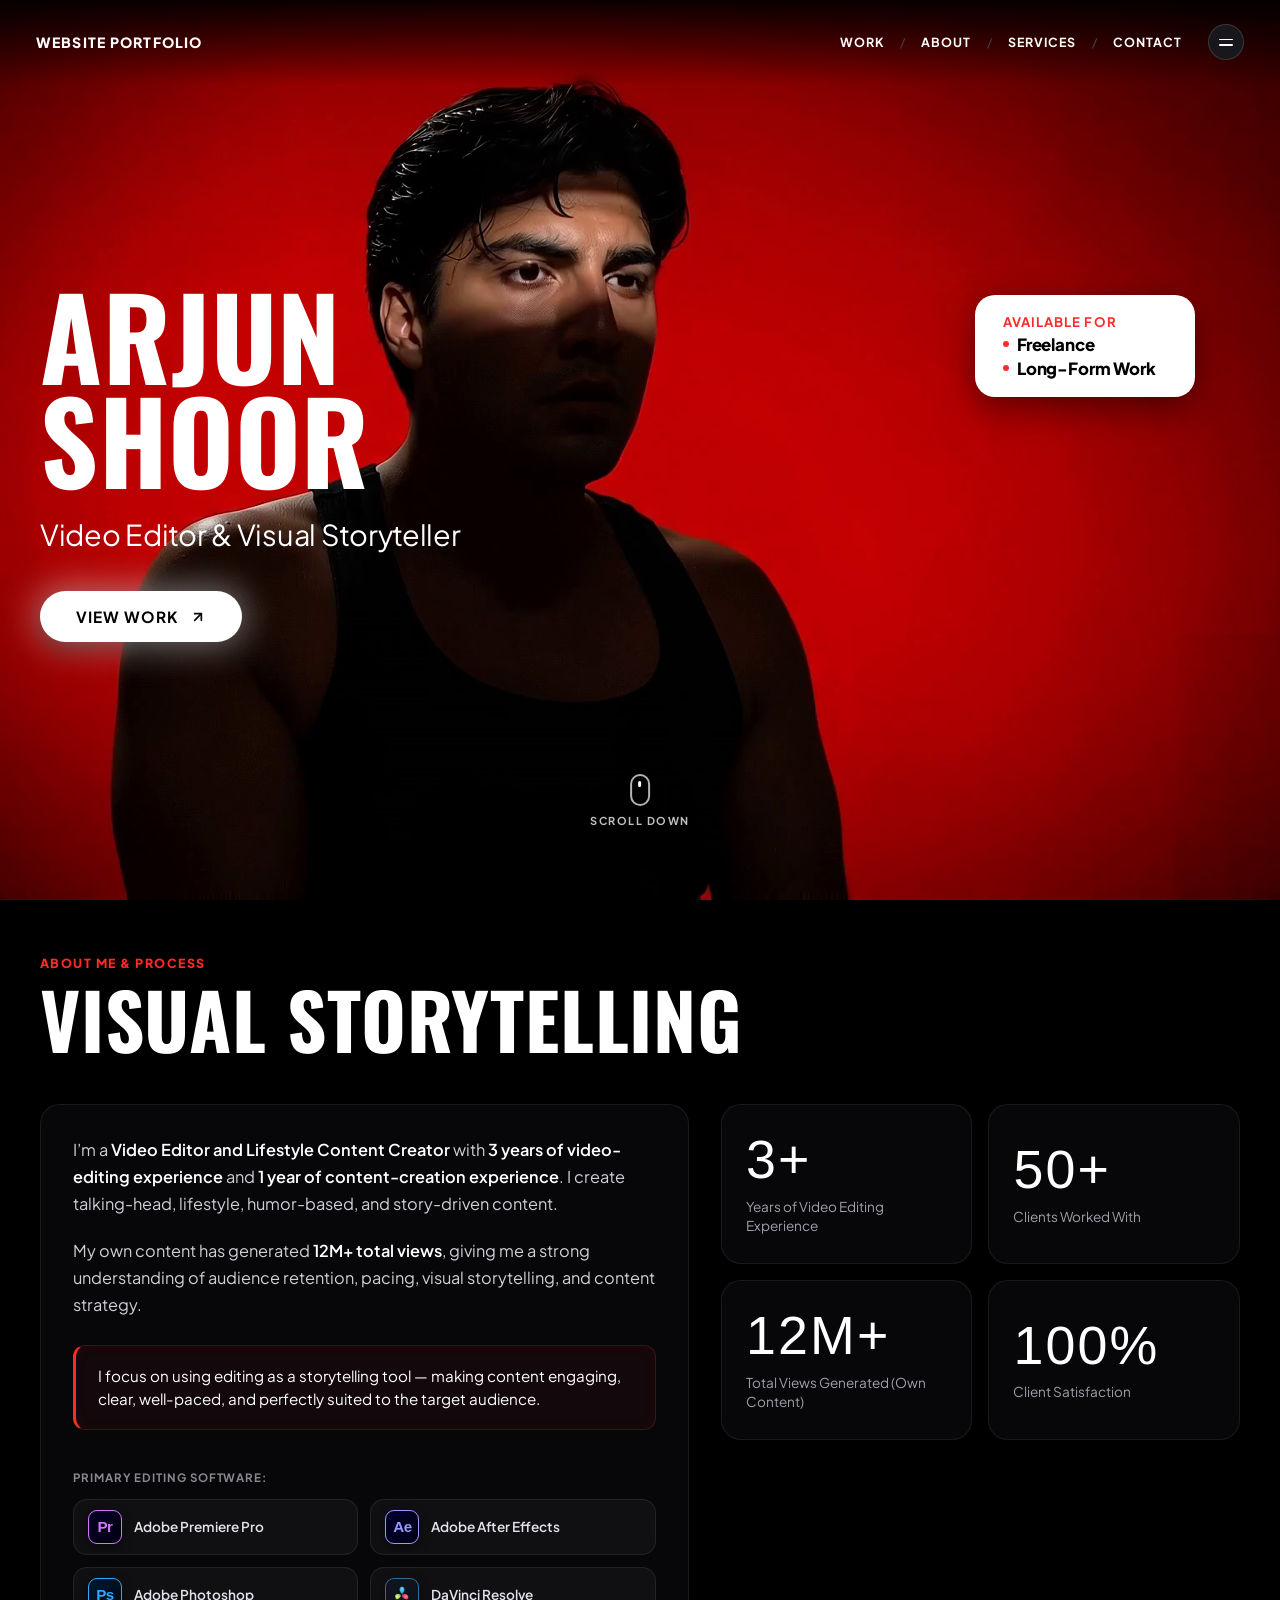
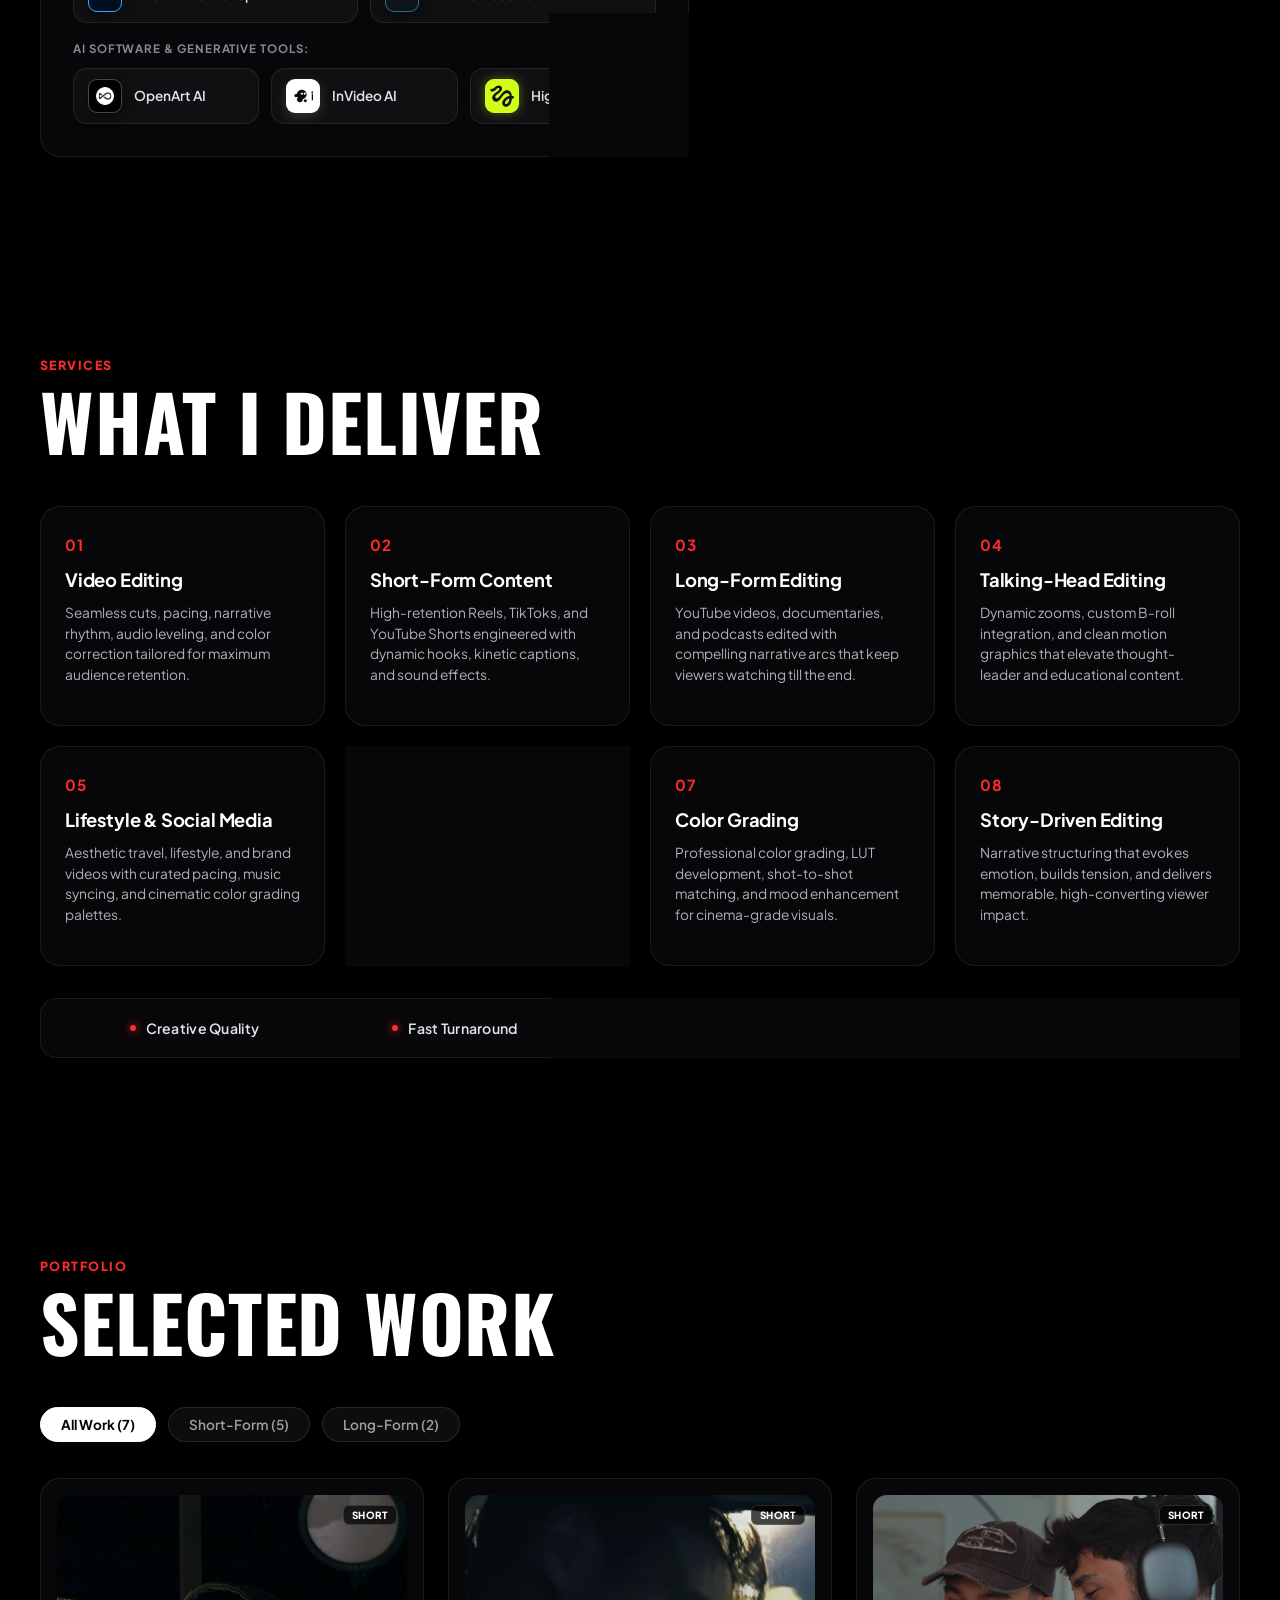
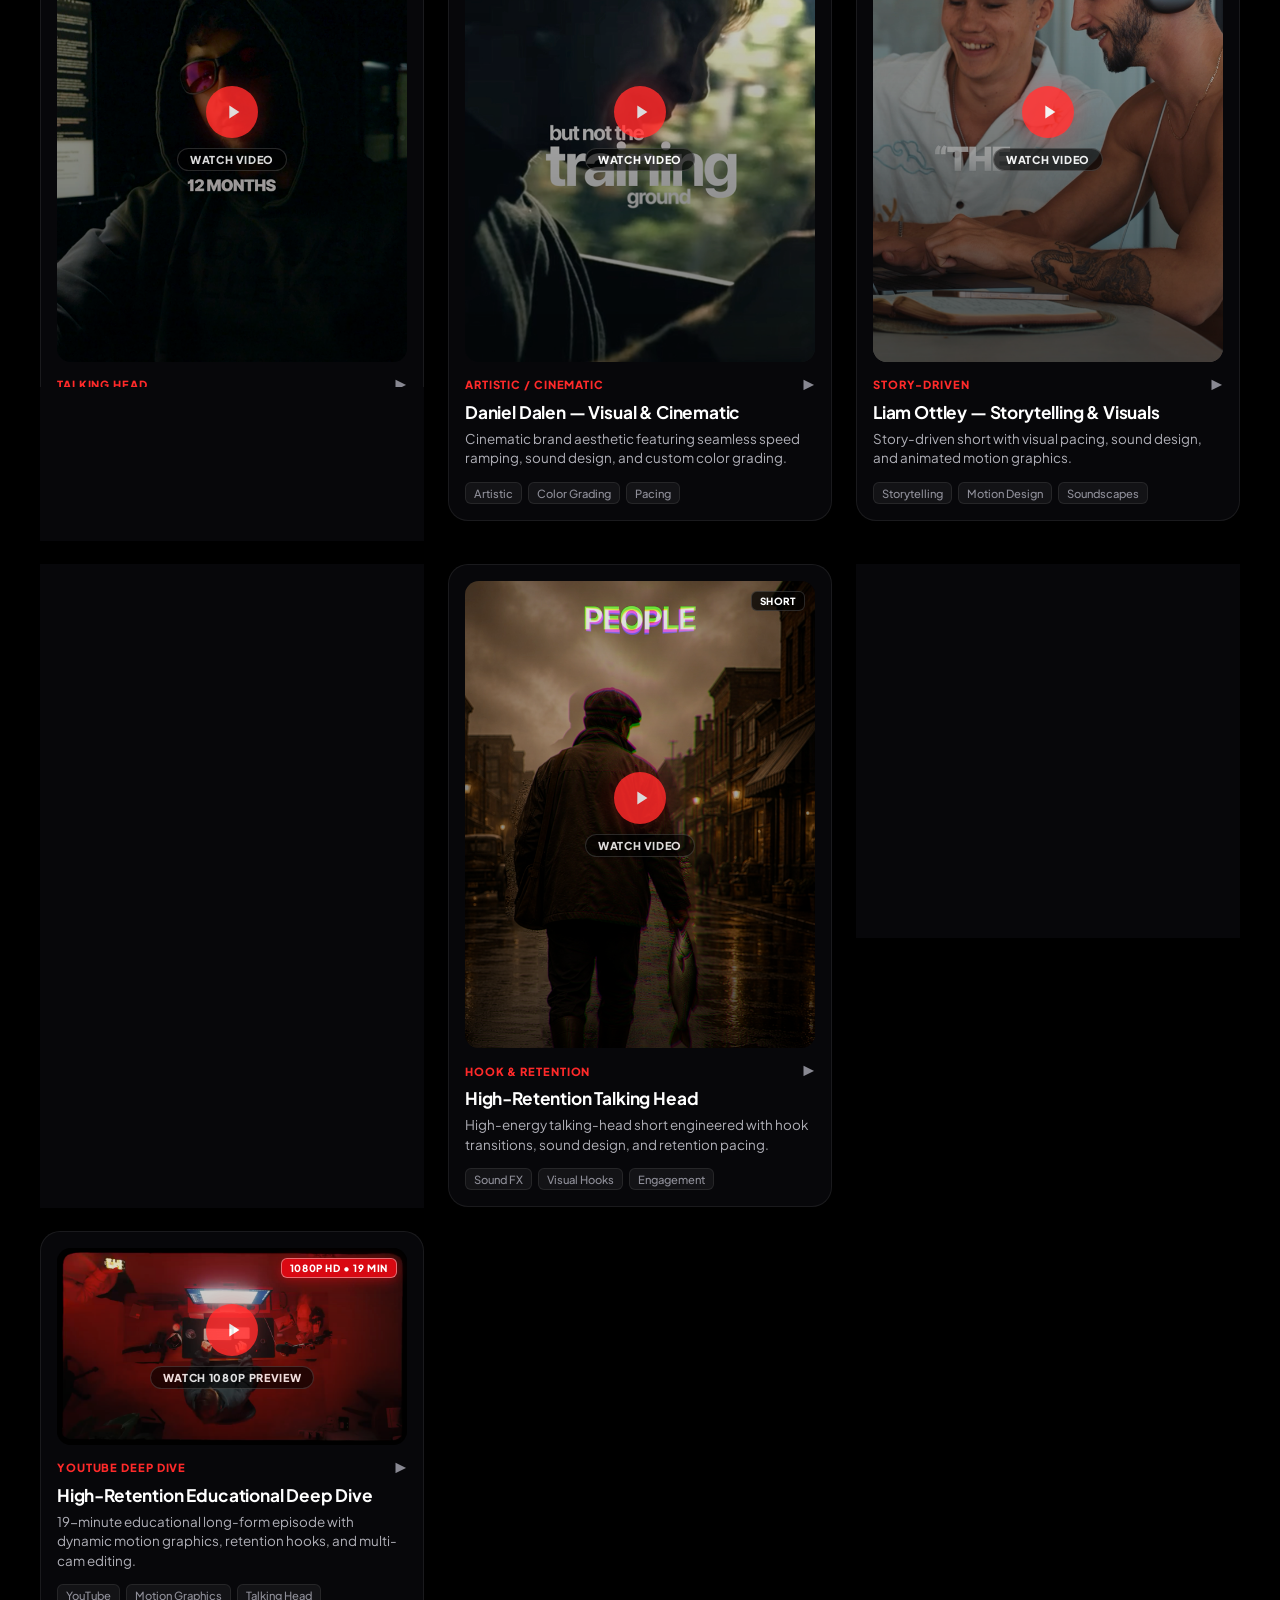
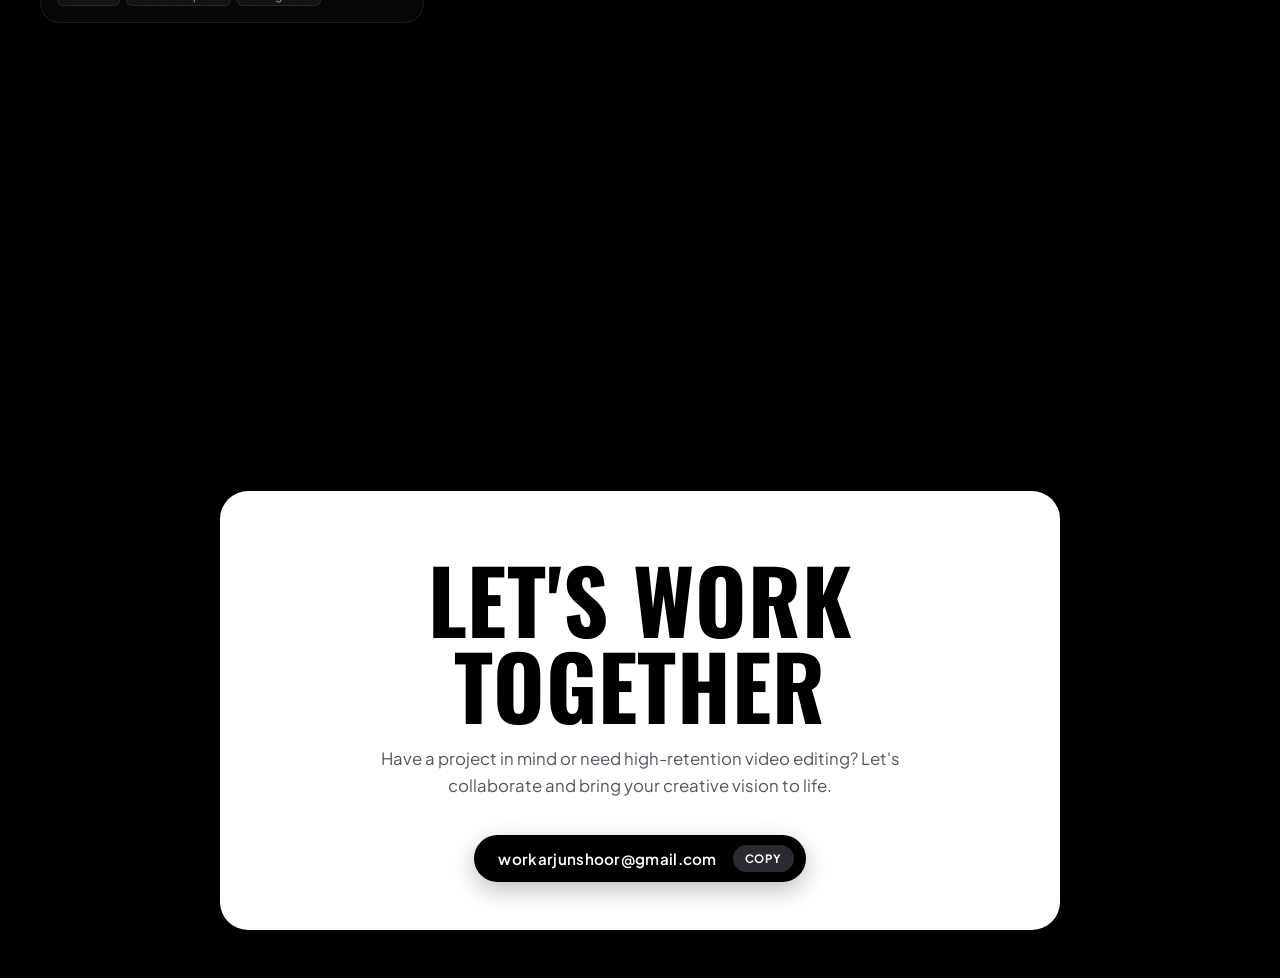
<file: index.html>
<!DOCTYPE html>
<html lang="en">
<head>
  <meta charset="UTF-8">
  <meta name="viewport" content="width=device-width, initial-scale=1.0">
  <meta name="google-site-verification" content="google83fd49ecddb2bd33">
  <title>Arjun Shoor — Video Editor & Visual Storyteller</title>
  <!-- Google Fonts: Oswald (700) & Barlow Condensed (700), Plus Jakarta Sans & Outfit for body -->
  <link rel="preconnect" href="https://fonts.googleapis.com">
  <link rel="preconnect" href="https://fonts.gstatic.com" crossorigin>
  <link href="https://fonts.googleapis.com/css2?family=Barlow+Condensed:wght@700;800&family=Oswald:wght@600;700&family=Outfit:wght@300;400;500;600;700&family=Plus+Jakarta+Sans:wght@400;500;600;700&display=swap" rel="stylesheet">
  <link rel="stylesheet" href="style.css">
</head>
<body>

  <!-- Background Fixed Canvas for 3D Scroll Animation -->
  <canvas id="animation-canvas"></canvas>

  <!-- Main Scrollable Content Overlay -->
  <div id="content-wrapper">

    <!-- Navigation Header (Clean Responsive Alignment) -->
    <header class="navbar" id="main-navbar">
      <div class="nav-container">
        <a href="#" class="nav-logo">WEBSITE PORTFOLIO</a>
        <nav class="nav-links">
          <div class="nav-desktop-links">
            <a href="#work">WORK</a>
            <span class="nav-slash">/</span>
            <a href="#about">ABOUT</a>
            <span class="nav-slash">/</span>
            <a href="#services">SERVICES</a>
            <span class="nav-slash">/</span>
            <a href="#contact">CONTACT</a>
          </div>
          <a href="#contact" class="nav-mobile-cta">LET'S TALK</a>
          <button class="nav-menu-btn" id="nav-toggle-btn" aria-label="Toggle menu" aria-expanded="false">
            <span class="menu-bar"></span>
            <span class="menu-bar"></span>
          </button>
        </nav>
      </div>

      <!-- Mobile Slide-Down Drawer Menu -->
      <div class="mobile-nav-drawer" id="mobile-nav-drawer">
        <div class="mobile-drawer-inner">
          <a href="#work" class="mobile-link"><span>01</span> WORK</a>
          <a href="#about" class="mobile-link"><span>02</span> ABOUT</a>
          <a href="#services" class="mobile-link"><span>03</span> SERVICES</a>
          <a href="#contact" class="mobile-link"><span>04</span> CONTACT</a>
        </div>
      </div>
    </header>

    <!-- Hero Section (Exactly Picture 1 Design) -->
    <section class="hero-section" id="hero">
      <div class="hero-container">
        
        <!-- Left Hero Content Group (Picture 1 exact stack) -->
        <div class="hero-left-stack">
          
          <!-- Hero Name (Exact Picture 1 typography) -->
          <h1 class="hero-title">
            <span class="hero-line">ARJUN</span>
            <span class="hero-line">SHOOR</span>
          </h1>

          <!-- Subtitle -->
          <p class="hero-subtitle">Video Editor & Visual Storyteller</p>

          <!-- View Work Button with Soft White Glow -->
          <div class="hero-cta-wrap">
            <a href="#work" class="btn-view-work">
              <span>VIEW WORK</span>
              <svg class="arrow-icon" width="14" height="14" viewBox="0 0 24 24" fill="none" stroke="currentColor" stroke-width="2.5" stroke-linecap="round" stroke-linejoin="round">
                <line x1="7" y1="17" x2="17" y2="7"></line>
                <polyline points="7 7 17 7 17 17"></polyline>
              </svg>
            </a>
          </div>

        </div>

          <!-- Right Freelance & Long-Form Interactive Card -->
          <div class="hero-right-badge">
            <a href="#contact" class="hero-badge-card" id="freelance-badge">
              <div class="badge-content default-content">
                <span class="badge-label">Available For</span>
                <ul class="badge-list">
                  <li>Freelance</li>
                  <li>Long-Form Work</li>
                </ul>
              </div>
              <div class="badge-content hover-content">
                <span class="badge-label">Get In Touch</span>
                <span class="badge-title">Let's Work <span class="arrow-anim">→</span></span>
              </div>
            </a>
          </div>

        <!-- Scroll Down Mouse Indicator -->
        <div class="scroll-indicator" id="scroll-indicator">
          <div class="mouse-icon">
            <div class="wheel-dot"></div>
          </div>
          <span class="scroll-text">SCROLL DOWN</span>
        </div>

      </div>
    </section>

    <!-- Section 1: About Me / Visual Storytelling -->
    <section class="section about-section" id="about">
      <div class="section-container">
        
        <div class="section-tag-wrap">
          <span class="section-tag">ABOUT ME & PROCESS</span>
          <h2 class="section-heading">VISUAL STORYTELLING</h2>
        </div>

        <div class="about-grid">
          
          <!-- Left Column: Bio, Highlight Box, Software Badges (Exact Reference Text) -->
          <div class="about-left-col">
            <div class="about-card glass-card">
              <p class="about-text">
                I’m a <strong>Video Editor and Lifestyle Content Creator</strong> with <strong>3 years of video-editing experience</strong> and <strong>1 year of content-creation experience</strong>. I create talking-head, lifestyle, humor-based, and story-driven content.
              </p>
              <p class="about-text">
                My own content has generated <strong>12M+ total views</strong>, giving me a strong understanding of audience retention, pacing, visual storytelling, and content strategy.
              </p>

              <!-- Red Accent Highlight Box -->
              <div class="quote-glow-box">
                <p class="quote-text">
                  I focus on using editing as a storytelling tool — making content engaging, clear, well-paced, and perfectly suited to the target audience.
                </p>
              </div>

              <!-- Software Badges (Editing & AI Tools) -->
              <div class="software-tools-wrap">
                <span class="tools-label">PRIMARY EDITING SOFTWARE:</span>
                <div class="software-badges-grid">
                  
                  <!-- Premiere Pro -->
                  <div class="software-badge">
                    <div class="app-icon pr-app-icon">
                      <span>Pr</span>
                    </div>
                    <span>Adobe Premiere Pro</span>
                  </div>

                  <!-- After Effects -->
                  <div class="software-badge">
                    <div class="app-icon ae-app-icon">
                      <span>Ae</span>
                    </div>
                    <span>Adobe After Effects</span>
                  </div>

                  <!-- Photoshop -->
                  <div class="software-badge">
                    <div class="app-icon ps-app-icon">
                      <span>Ps</span>
                    </div>
                    <span>Adobe Photoshop</span>
                  </div>

                  <!-- DaVinci Resolve -->
                  <div class="software-badge">
                    <div class="app-icon davinci-app-icon">
                      <svg width="24" height="24" viewBox="0 0 100 100" fill="none">
                        <defs>
                          <linearGradient id="dv-border" x1="0%" y1="0%" x2="100%" y2="100%">
                            <stop offset="0%" stop-color="#29b6f6"/>
                            <stop offset="50%" stop-color="#c6ff00"/>
                            <stop offset="100%" stop-color="#ff3d71"/>
                          </linearGradient>
                          <radialGradient id="dv-top" cx="50%" cy="30%" r="65%">
                            <stop offset="0%" stop-color="#80deea"/>
                            <stop offset="100%" stop-color="#0288d1"/>
                          </radialGradient>
                          <radialGradient id="dv-left" cx="30%" cy="50%" r="65%">
                            <stop offset="0%" stop-color="#f4ff81"/>
                            <stop offset="100%" stop-color="#7cb342"/>
                          </radialGradient>
                          <radialGradient id="dv-right" cx="70%" cy="50%" r="65%">
                            <stop offset="0%" stop-color="#ff8a80"/>
                            <stop offset="100%" stop-color="#d81b60"/>
                          </radialGradient>
                        </defs>
                        <!-- Top Petal -->
                        <path d="M50 16 C41 16, 36 26, 43 38 L50 49 L57 38 C64 26, 59 16, 50 16 Z" fill="url(#dv-top)"/>
                        <!-- Left Petal -->
                        <path d="M24 62 C18 53, 24 43, 37 46 L49 50 L40 61 C31 71, 22 69, 24 62 Z" fill="url(#dv-left)"/>
                        <!-- Right Petal -->
                        <path d="M76 62 C73 69, 64 71, 55 61 L46 50 L58 46 C71 43, 77 53, 76 62 Z" fill="url(#dv-right)"/>
                        <!-- Center Core -->
                        <circle cx="47" cy="49" r="4" fill="#0f141c"/>
                      </svg>
                    </div>
                    <span>DaVinci Resolve</span>
                  </div>

                </div>

                <!-- AI & Generative Tools -->
                <div class="ai-tools-group">
                  <span class="tools-label tools-label-ai">AI SOFTWARE & GENERATIVE TOOLS:</span>
                  <div class="software-badges-grid ai-badges-grid">
                    
                    <!-- OpenArt -->
                    <div class="software-badge">
                      <div class="app-icon openart-app-icon">
                        <img src="[data-uri]" alt="OpenArt AI logo" class="tool-badge-img">
                      </div>
                      <span>OpenArt AI</span>
                    </div>

                    <!-- InVideo -->
                    <div class="software-badge">
                      <div class="app-icon invideo-app-icon">
                        <img src="[data-uri]" alt="InVideo AI logo" class="tool-badge-img">
                      </div>
                      <span>InVideo AI</span>
                    </div>

                    <!-- Higgsfield -->
                    <div class="software-badge">
                      <div class="app-icon higgsfield-app-icon">
                        <img src="[data-uri]" alt="Higgsfield AI logo" class="tool-badge-img">
                      </div>
                      <span>Higgsfield AI</span>
                    </div>

                  </div>
                </div>

              </div>

            </div>
          </div>

          <!-- Right Column: 2x2 Metric Stats Grid (Exact Reference Match) -->
          <div class="about-right-col">
            <div class="stats-grid">
              
              <div class="stat-card glass-card">
                <h3 class="stat-number">3+</h3>
                <p class="stat-label">Years of Video Editing Experience</p>
              </div>

              <div class="stat-card glass-card">
                <h3 class="stat-number">50+</h3>
                <p class="stat-label">Clients Worked With</p>
              </div>

              <div class="stat-card glass-card">
                <h3 class="stat-number">12M+</h3>
                <p class="stat-label">Total Views Generated (Own Content)</p>
              </div>

              <div class="stat-card glass-card">
                <h3 class="stat-number">100%</h3>
                <p class="stat-label">Client Satisfaction</p>
              </div>

            </div>
          </div>

        </div>

      </div>
    </section>

    <!-- Section 2: What I Deliver (Services) -->
    <section class="section services-section" id="services">
      <div class="section-container">
        
        <div class="section-tag-wrap">
          <span class="section-tag">SERVICES</span>
          <h2 class="section-heading">WHAT I DELIVER</h2>
        </div>

        <div class="services-grid">
          
          <!-- 01 Video Editing -->
          <div class="service-card glass-card">
            <span class="service-num">01</span>
            <h3 class="service-title">Video Editing</h3>
            <p class="service-desc">Seamless cuts, pacing, narrative rhythm, audio leveling, and color correction tailored for maximum audience retention.</p>
          </div>

          <!-- 02 Short-Form Content -->
          <div class="service-card glass-card">
            <span class="service-num">02</span>
            <h3 class="service-title">Short-Form Content</h3>
            <p class="service-desc">High-retention Reels, TikToks, and YouTube Shorts engineered with dynamic hooks, kinetic captions, and sound effects.</p>
          </div>

          <!-- 03 Long-Form Editing -->
          <div class="service-card glass-card">
            <span class="service-num">03</span>
            <h3 class="service-title">Long-Form Editing</h3>
            <p class="service-desc">YouTube videos, documentaries, and podcasts edited with compelling narrative arcs that keep viewers watching till the end.</p>
          </div>

          <!-- 04 Talking-Head Editing -->
          <div class="service-card glass-card">
            <span class="service-num">04</span>
            <h3 class="service-title">Talking-Head Editing</h3>
            <p class="service-desc">Dynamic zooms, custom B-roll integration, and clean motion graphics that elevate thought-leader and educational content.</p>
          </div>

          <!-- 05 Lifestyle & Social Media -->
          <div class="service-card glass-card">
            <span class="service-num">05</span>
            <h3 class="service-title">Lifestyle & Social Media</h3>
            <p class="service-desc">Aesthetic travel, lifestyle, and brand videos with curated pacing, music syncing, and cinematic color grading palettes.</p>
          </div>

          <!-- 06 Motion Graphics -->
          <div class="service-card glass-card">
            <span class="service-num">06</span>
            <h3 class="service-title">Motion Graphics</h3>
            <p class="service-desc">Custom title animations, lower thirds, callouts, HUD elements, and kinetic typography to visualize complex ideas.</p>
          </div>

          <!-- 07 Color Grading -->
          <div class="service-card glass-card">
            <span class="service-num">07</span>
            <h3 class="service-title">Color Grading</h3>
            <p class="service-desc">Professional color grading, LUT development, shot-to-shot matching, and mood enhancement for cinema-grade visuals.</p>
          </div>

          <!-- 08 Story-Driven Editing -->
          <div class="service-card glass-card">
            <span class="service-num">08</span>
            <h3 class="service-title">Story-Driven Editing</h3>
            <p class="service-desc">Narrative structuring that evokes emotion, builds tension, and delivers memorable, high-converting viewer impact.</p>
          </div>

        </div>

        <!-- Guarantee Bar -->
        <div class="guarantee-bar glass-card">
          <div class="guarantee-item">
            <span class="red-dot"></span>
            <span>Creative Quality</span>
          </div>
          <div class="guarantee-item">
            <span class="red-dot"></span>
            <span>Fast Turnaround</span>
          </div>
          <div class="guarantee-item">
            <span class="red-dot"></span>
            <span>Unlimited Revisions (Fair)</span>
          </div>
          <div class="guarantee-item">
            <span class="red-dot"></span>
            <span>Retention Optimization</span>
          </div>
        </div>

      </div>
    </section>

    <!-- Section 3: Selected Work (Portfolio) -->
    <section class="section portfolio-section" id="work">
      <div class="section-container">
        
        <div class="section-tag-wrap">
          <span class="section-tag">PORTFOLIO</span>
          <h2 class="section-heading">SELECTED WORK</h2>
        </div>

        <!-- Filter Tabs -->
        <div class="portfolio-filters">
          <button class="filter-btn active" data-filter="all">All Work (7)</button>
          <button class="filter-btn" data-filter="short-form">Short-Form (5)</button>
          <button class="filter-btn" data-filter="long-form">Long-Form (2)</button>
        </div>

        <!-- Project Cards Grid -->
        <div class="portfolio-grid">
          
          <!-- Card 1: Liam Ottley - Best Talking Head -->
          <div class="project-card glass-card" data-category="short-form" data-video="videos/short-form/liam-ottley-best-talking-head.mp4" data-title="Liam Ottley — Best Talking Head" data-desc="Fast-paced high-retention short with punchy zoom cuts, dynamic captions, and sound effects designed for 85%+ audience retention.">
            <div class="project-thumbnail-wrap">
              <img src="videos/thumbnails/liam-ottley-best-talking-head.png" alt="Liam Ottley — Best Talking Head" class="project-img" loading="lazy">
              <div class="play-overlay">
                <div class="play-btn-circle">
                  <svg class="play-icon" viewBox="0 0 24 24" fill="currentColor"><path d="M8 5v14l11-7z"/></svg>
                </div>
                <span class="view-pill">WATCH VIDEO</span>
              </div>
              <span class="video-format-pill">SHORT</span>
            </div>
            <div class="project-info">
              <div class="project-header">
                <span class="project-tag">TALKING HEAD</span>
                <span class="project-arrow">▶</span>
              </div>
              <h3 class="project-title">Liam Ottley — Best Talking Head</h3>
              <p class="project-desc">Fast-paced short with dynamic zooms, kinetic typography, and sound effects designed for 85%+ audience retention.</p>
              <div class="project-pills">
                <span class="pill">Premiere Pro</span>
                <span class="pill">After Effects</span>
                <span class="pill">Retention Edit</span>
              </div>
            </div>
          </div>

          <!-- Card 2: Daniel Dalen - Artistic & Cinematic -->
          <div class="project-card glass-card" data-category="short-form" data-video="videos/short-form/daniel-dalen-artistic.mp4" data-title="Daniel Dalen — Artistic & Cinematic" data-desc="Cinematic brand aesthetic featuring seamless speed ramping, soundscapes, and tailored color grading palettes.">
            <div class="project-thumbnail-wrap">
              <img src="videos/thumbnails/daniel-dalen-artistic.png" alt="Daniel Dalen — Artistic" class="project-img" loading="lazy">
              <div class="play-overlay">
                <div class="play-btn-circle">
                  <svg class="play-icon" viewBox="0 0 24 24" fill="currentColor"><path d="M8 5v14l11-7z"/></svg>
                </div>
                <span class="view-pill">WATCH VIDEO</span>
              </div>
              <span class="video-format-pill">SHORT</span>
            </div>
            <div class="project-info">
              <div class="project-header">
                <span class="project-tag">ARTISTIC / CINEMATIC</span>
                <span class="project-arrow">▶</span>
              </div>
              <h3 class="project-title">Daniel Dalen — Visual & Cinematic</h3>
              <p class="project-desc">Cinematic brand aesthetic featuring seamless speed ramping, sound design, and custom color grading.</p>
              <div class="project-pills">
                <span class="pill">Artistic</span>
                <span class="pill">Color Grading</span>
                <span class="pill">Pacing</span>
              </div>
            </div>
          </div>

          <!-- Card 3: Liam Ottley - Storytelling & Visuals -->
          <div class="project-card glass-card" data-category="short-form" data-video="videos/short-form/liam-ottley-artistic.mp4" data-title="Liam Ottley — Storytelling & Visuals" data-desc="Story-driven short with visual pacing, sound design, and animated motion graphics tailored for maximum engagement.">
            <div class="project-thumbnail-wrap">
              <img src="videos/thumbnails/liam-ottley-artistic.png" alt="Liam Ottley — Artistic" class="project-img" loading="lazy">
              <div class="play-overlay">
                <div class="play-btn-circle">
                  <svg class="play-icon" viewBox="0 0 24 24" fill="currentColor"><path d="M8 5v14l11-7z"/></svg>
                </div>
                <span class="view-pill">WATCH VIDEO</span>
              </div>
              <span class="video-format-pill">SHORT</span>
            </div>
            <div class="project-info">
              <div class="project-header">
                <span class="project-tag">STORY-DRIVEN</span>
                <span class="project-arrow">▶</span>
              </div>
              <h3 class="project-title">Liam Ottley — Storytelling & Visuals</h3>
              <p class="project-desc">Story-driven short with visual pacing, sound design, and animated motion graphics.</p>
              <div class="project-pills">
                <span class="pill">Storytelling</span>
                <span class="pill">Motion Design</span>
                <span class="pill">Soundscapes</span>
              </div>
            </div>
          </div>

          <!-- Card 4: Liam Ottley - Retention & Humor -->
          <div class="project-card glass-card" data-category="short-form" data-video="videos/short-form/liam-ottley-talking-head.mp4" data-title="Liam Ottley — Retention & Humor" data-desc="Humor-based, engaging talking-head edit with punchy zoom cuts, sound design, and kinetic subtitles.">
            <div class="project-thumbnail-wrap">
              <img src="videos/thumbnails/liam-ottley-talking-head.png" alt="Liam Ottley — Talking Head" class="project-img" loading="lazy">
              <div class="play-overlay">
                <div class="play-btn-circle">
                  <svg class="play-icon" viewBox="0 0 24 24" fill="currentColor"><path d="M8 5v14l11-7z"/></svg>
                </div>
                <span class="view-pill">WATCH VIDEO</span>
              </div>
              <span class="video-format-pill">SHORT</span>
            </div>
            <div class="project-info">
              <div class="project-header">
                <span class="project-tag">RETENTION SHORT</span>
                <span class="project-arrow">▶</span>
              </div>
              <h3 class="project-title">Liam Ottley — Retention & Humor</h3>
              <p class="project-desc">Humor-based, engaging talking-head edit with punchy zoom cuts and dynamic subtitles.</p>
              <div class="project-pills">
                <span class="pill">Talking Head</span>
                <span class="pill">Dynamic Captions</span>
                <span class="pill">Humor Cuts</span>
              </div>
            </div>
          </div>

          <!-- Card 5: High-Retention Talking Head -->
          <div class="project-card glass-card" data-category="short-form" data-video="videos/short-form/high-retention-talking-head.mp4" data-title="High-Retention Talking Head" data-desc="High-energy talking-head short engineered with hook transitions, sound design, and retention pacing.">
            <div class="project-thumbnail-wrap">
              <img src="videos/thumbnails/high-retention-talking-head.png" alt="High-Retention Talking Head" class="project-img" loading="lazy">
              <div class="play-overlay">
                <div class="play-btn-circle">
                  <svg class="play-icon" viewBox="0 0 24 24" fill="currentColor"><path d="M8 5v14l11-7z"/></svg>
                </div>
                <span class="view-pill">WATCH VIDEO</span>
              </div>
              <span class="video-format-pill">SHORT</span>
            </div>
            <div class="project-info">
              <div class="project-header">
                <span class="project-tag">HOOK & RETENTION</span>
                <span class="project-arrow">▶</span>
              </div>
              <h3 class="project-title">High-Retention Talking Head</h3>
              <p class="project-desc">High-energy talking-head short engineered with hook transitions, sound design, and retention pacing.</p>
              <div class="project-pills">
                <span class="pill">Sound FX</span>
                <span class="pill">Visual Hooks</span>
                <span class="pill">Engagement</span>
              </div>
            </div>
          </div>

          <!-- Card 6: Long-Form Video 1 (Documentary & Storytelling) -->
          <div class="project-card glass-card" data-category="long-form" data-video="videos/long-form/long-form-1-1080p.mp4" data-title="Documentary & Narrative Long-Form (1080p Preview)" data-desc="22-minute narrative journey detailing creative struggles and victories with emotive storytelling, archival pacing, and soundscapes.">
            <div class="project-thumbnail-wrap long-form-thumb">
              <img src="videos/thumbnails/long-form-1.png?v=2" alt="Documentary & Narrative Long-Form" class="project-img" loading="lazy">
              <div class="play-overlay">
                <div class="play-btn-circle">
                  <svg class="play-icon" viewBox="0 0 24 24" fill="currentColor"><path d="M8 5v14l11-7z"/></svg>
                </div>
                <span class="view-pill">WATCH 1080P PREVIEW</span>
              </div>
              <span class="video-format-pill long-form-pill">1080P HD • 22 MIN</span>
            </div>
            <div class="project-info">
              <div class="project-header">
                <span class="project-tag">DOCUMENTARY / ESSAY</span>
                <span class="project-arrow">▶</span>
              </div>
              <h3 class="project-title">Documentary & Narrative Long-Form</h3>
              <p class="project-desc">22-minute narrative video essay with archival footage pacing, custom soundscapes, and cinematic grading.</p>
              <div class="project-pills">
                <span class="pill">Documentary</span>
                <span class="pill">Deep Narrative</span>
                <span class="pill">Soundscapes</span>
              </div>
            </div>
          </div>

          <!-- Card 7: Long-Form Video 2 (Educational Deep Dive) -->
          <div class="project-card glass-card" data-category="long-form" data-video="videos/long-form/long-form-2-1080p.mp4" data-title="High-Retention Educational Deep Dive (1080p Preview)" data-desc="19-minute educational long-form YouTube video with custom motion infographics, multi-camera switching, and retention hooks.">
            <div class="project-thumbnail-wrap long-form-thumb">
              <img src="videos/thumbnails/long-form-2.png?v=2" alt="Educational Long-Form Deep Dive" class="project-img" loading="lazy">
              <div class="play-overlay">
                <div class="play-btn-circle">
                  <svg class="play-icon" viewBox="0 0 24 24" fill="currentColor"><path d="M8 5v14l11-7z"/></svg>
                </div>
                <span class="view-pill">WATCH 1080P PREVIEW</span>
              </div>
              <span class="video-format-pill long-form-pill">1080P HD • 19 MIN</span>
            </div>
            <div class="project-info">
              <div class="project-header">
                <span class="project-tag">YOUTUBE DEEP DIVE</span>
                <span class="project-arrow">▶</span>
              </div>
              <h3 class="project-title">High-Retention Educational Deep Dive</h3>
              <p class="project-desc">19-minute educational long-form episode with dynamic motion graphics, retention hooks, and multi-cam editing.</p>
              <div class="project-pills">
                <span class="pill">YouTube</span>
                <span class="pill">Motion Graphics</span>
                <span class="pill">Talking Head</span>
              </div>
            </div>
          </div>

        </div>

      </div>
    </section>

    <!-- Fullscreen Cinema Video Player Modal -->
    <div class="video-modal" id="video-modal" aria-hidden="true" role="dialog">
      <div class="video-modal-backdrop" id="modal-backdrop"></div>
      <div class="video-modal-container">
        <button class="modal-close-btn" id="modal-close-btn" aria-label="Close video player">
          <svg width="20" height="20" viewBox="0 0 24 24" fill="none" stroke="currentColor" stroke-width="2.5" stroke-linecap="round" stroke-linejoin="round">
            <line x1="18" y1="6" x2="6" y2="18"></line>
            <line x1="6" y1="6" x2="18" y2="18"></line>
          </svg>
        </button>
        <div class="video-player-wrap">
          <video id="modal-video-player" controls playsinline preload="metadata" class="modal-video-element"></video>
        </div>
        <div class="modal-info-bar">
          <div class="modal-text-group">
            <div class="modal-badges">
              <span class="modal-category" id="modal-category">SHORT-FORM CONTENT</span>
              <span class="modal-quality-badge" id="modal-quality-badge">1080P FULL HD</span>
            </div>
            <h4 class="modal-title" id="modal-title">Video Title</h4>
          </div>
          <a href="#contact" class="modal-cta-btn" id="modal-hire-btn">Work With Me →</a>
        </div>
      </div>
    </div>

    <!-- Section 4: Let's Work Together (CTA Section - Final Scroll Endpoint) -->
    <section class="section cta-section" id="contact">
      <div class="section-container">
        
        <div class="cta-card">
          <h2 class="cta-heading">LET'S WORK TOGETHER</h2>
          <p class="cta-subtitle">
            Have a project in mind or need high-retention video editing? Let's collaborate and bring your creative vision to life.
          </p>

          <div class="cta-btn-wrap">
            <button class="email-copy-pill" id="email-btn" title="Click to copy email address">
              <span class="email-text">workarjunshoor@gmail.com</span>
              <span class="copy-badge" id="copy-badge">COPY</span>
            </button>
          </div>
        </div>

      </div>
    </section>

  </div>

  <script src="app.js"></script>
</body>
</html>
</file>
<file: style.css>
/* ==========================================================================
   ARJUN SHOOR — PORTFOLIO DESIGN SYSTEM
   ========================================================================== */

:root {
  --bg-black: #000000;
  --text-primary: #ffffff;
  --text-secondary: #9a9a9e;
  --text-muted: #66666e;
  --accent-red: #ff2a2a;
  --accent-red-glow: rgba(255, 42, 42, 0.35);
  
  --card-bg: rgba(14, 14, 18, 0.65);
  --card-border: rgba(255, 255, 255, 0.08);
  --card-hover-border: rgba(255, 42, 42, 0.4);
  --card-hover-glow: rgba(255, 42, 42, 0.15);

  --font-hero: 'Oswald', 'Barlow Condensed', sans-serif;
  --font-display: 'Oswald', 'Barlow Condensed', sans-serif;
  --font-body: 'Plus Jakarta Sans', 'Outfit', -apple-system, BlinkMacSystemFont, sans-serif;
}

* {
  margin: 0;
  padding: 0;
  box-sizing: border-box;
}

html {
  background-color: var(--bg-black);
  color: var(--text-primary);
  font-family: var(--font-body);
  scroll-behavior: smooth;
  overflow-x: hidden;
}

body {
  background-color: var(--bg-black);
  color: var(--text-primary);
  overflow-x: hidden;
  position: relative;
  min-height: 100vh;
}

/* ==========================================================================
   BACKGROUND CANVAS (Smooth 3D Scroll Animation)
   ========================================================================== */

#animation-canvas {
  position: fixed;
  top: 0;
  left: 0;
  width: 100vw;
  width: 100dvw;
  height: 100vh;
  height: 100dvh;
  display: block;
  z-index: 0;
  pointer-events: none;
  background-color: #000;
  transform: translateZ(0);
  -webkit-transform: translateZ(0);
  will-change: transform;
}

/* Content Container Overlay */
#content-wrapper {
  position: relative;
  z-index: 10;
  width: 100%;
}

/* ==========================================================================
   NAVBAR (Exact Reference Match)
   ========================================================================== */

.navbar {
  position: fixed;
  top: 0;
  left: 0;
  width: 100%;
  z-index: 100;
  padding: 24px 36px;
  background: linear-gradient(180deg, rgba(0,0,0,0.9) 0%, rgba(0,0,0,0) 100%);
  backdrop-filter: blur(4px);
  -webkit-backdrop-filter: blur(4px);
}

.nav-container {
  width: 100%;
  max-width: 100%;
  margin: 0;
  padding: 0;
  display: flex;
  justify-content: space-between;
  align-items: center;
}

.nav-logo {
  font-family: var(--font-body);
  font-size: 0.88rem;
  font-weight: 800;
  letter-spacing: 0.08em;
  color: #ffffff;
  text-decoration: none;
  text-transform: uppercase;
  transition: opacity 0.2s ease;
  white-space: nowrap;
}

.nav-logo:hover {
  opacity: 0.75;
}

.nav-links {
  display: flex;
  align-items: center;
  gap: 16px;
}

.nav-desktop-links {
  display: flex;
  align-items: center;
  gap: 16px;
}

.nav-links a {
  font-family: var(--font-body);
  color: #ffffff;
  text-decoration: none;
  font-size: 0.78rem;
  font-weight: 700;
  letter-spacing: 0.08em;
  text-transform: uppercase;
  transition: opacity 0.2s ease;
}

.nav-links a:hover {
  opacity: 0.7;
}

.nav-slash {
  color: #44444c;
  font-size: 0.78rem;
  font-weight: 400;
  user-select: none;
}

.nav-mobile-cta {
  display: none;
}

.nav-menu-btn {
  width: 36px;
  height: 36px;
  border-radius: 50%;
  background: #18181c;
  border: 1px solid rgba(255, 255, 255, 0.14);
  display: flex;
  flex-direction: column;
  justify-content: center;
  align-items: center;
  gap: 4px;
  cursor: pointer;
  margin-left: 10px;
  transition: all 0.25s cubic-bezier(0.16, 1, 0.3, 1);
  padding: 0;
}

.nav-menu-btn:hover {
  background: #25252b;
  border-color: rgba(255, 255, 255, 0.3);
  transform: scale(1.06);
}

.menu-bar {
  width: 14px;
  height: 1.5px;
  background-color: #ffffff;
  border-radius: 1px;
  transition: transform 0.25s ease, opacity 0.25s ease;
}

.nav-menu-btn.open .menu-bar:first-child {
  transform: translateY(2.75px) rotate(45deg);
}

.nav-menu-btn.open .menu-bar:last-child {
  transform: translateY(-2.75px) rotate(-45deg);
}

.mobile-nav-drawer {
  display: none;
}

/* ==========================================================================
   HERO SECTION (Exact Picture 1 Reproduction)
   ========================================================================== */

.hero-section {
  min-height: 95vh;
  display: flex;
  align-items: center;
  padding: 130px 40px 60px;
  max-width: 1360px;
  margin: 0 auto;
  position: relative;
}

.hero-container {
  width: 100%;
  display: flex;
  justify-content: space-between;
  align-items: flex-start;
}

/* Left Stack: Neatly proportioned left-aligned column (Picture 1) */
.hero-left-stack {
  max-width: 620px;
  display: flex;
  flex-direction: column;
  align-items: flex-start;
  text-align: left;
}

.availability-pill {
  display: none !important;
}

/* Hero Title: Exact typography slightly enlarged proportionally */
.hero-title {
  font-family: var(--font-hero);
  font-weight: 700;
  font-size: clamp(4.5rem, 8.8vw, 7.6rem);
  line-height: 0.93;
  letter-spacing: 0.005em;
  text-transform: uppercase;
  color: #ffffff;
  margin-bottom: 24px;
}

.hero-line {
  display: block;
}

/* Subtitle slightly enlarged */
.hero-subtitle {
  font-family: var(--font-body);
  font-size: clamp(1.3rem, 2.5vw, 1.8rem);
  font-weight: 400;
  color: #ffffff;
  letter-spacing: -0.01em;
  margin-bottom: 38px;
  line-height: 1.3;
}

/* View Work Button slightly enlarged with soft white glow */
.btn-view-work {
  display: inline-flex;
  align-items: center;
  gap: 12px;
  background-color: #ffffff;
  color: #000000;
  padding: 16px 36px;
  border-radius: 9999px;
  font-family: var(--font-body);
  font-size: 0.96rem;
  font-weight: 700;
  letter-spacing: 0.07em;
  text-transform: uppercase;
  text-decoration: none;
  box-shadow: 0 0 35px 5px rgba(255, 255, 255, 0.42), 0 8px 20px rgba(0, 0, 0, 0.45);
  transition: all 0.25s cubic-bezier(0.16, 1, 0.3, 1);
}

.btn-view-work:hover {
  transform: translateY(-2px);
  box-shadow: 0 0 48px 9px rgba(255, 255, 255, 0.65), 0 12px 25px rgba(0, 0, 0, 0.55);
}

.btn-view-work .arrow-icon {
  width: 16px;
  height: 16px;
  transition: transform 0.25s ease;
}

.btn-view-work:hover .arrow-icon {
  transform: translate(2px, -2px);
}

/* Right Badge: Interactive Card with Hover Morph to "Let's Work" */
.hero-right-badge {
  padding-top: 12px;
  margin-right: 45px;
}

.hero-badge-card {
  background: #ffffff;
  color: #000000;
  padding: 18px 28px;
  border-radius: 20px;
  display: flex;
  flex-direction: column;
  justify-content: center;
  box-shadow: 0 12px 35px rgba(0, 0, 0, 0.45);
  transition: all 0.3s cubic-bezier(0.16, 1, 0.3, 1);
  text-decoration: none;
  cursor: pointer;
  position: relative;
  overflow: hidden;
  min-width: 220px;
  min-height: 80px;
}

.hero-badge-card:hover {
  transform: translateY(-3px) scale(1.03);
  box-shadow: 0 16px 45px rgba(255, 255, 255, 0.3), 0 8px 30px rgba(0, 0, 0, 0.5);
  background: #ffffff;
}

.badge-content {
  display: flex;
  flex-direction: column;
  transition: all 0.3s cubic-bezier(0.16, 1, 0.3, 1);
}

.badge-content.default-content {
  opacity: 1;
  transform: translateY(0);
}

.badge-content.hover-content {
  position: absolute;
  opacity: 0;
  transform: translateY(16px);
  pointer-events: none;
}

.hero-badge-card:hover .default-content {
  opacity: 0;
  transform: translateY(-16px);
}

.hero-badge-card:hover .hover-content {
  opacity: 1;
  transform: translateY(0);
  pointer-events: auto;
}

.badge-label {
  font-size: 0.82rem;
  font-weight: 700;
  text-transform: uppercase;
  letter-spacing: 0.08em;
  color: var(--accent-red);
  margin-bottom: 4px;
}

.badge-title {
  font-size: 1.15rem;
  font-weight: 800;
  letter-spacing: -0.01em;
  color: #000000;
  display: inline-flex;
  align-items: center;
  gap: 6px;
}

.badge-list {
  list-style: none;
  padding: 0;
  margin: 0;
  display: flex;
  flex-direction: column;
  gap: 3px;
}

.badge-list li {
  font-size: 1.05rem;
  font-weight: 800;
  letter-spacing: -0.01em;
  color: #000000;
  display: flex;
  align-items: center;
  gap: 8px;
  line-height: 1.25;
}

.badge-list li::before {
  content: '';
  display: inline-block;
  width: 6px;
  height: 6px;
  background-color: var(--accent-red, #ff2a2a);
  border-radius: 50%;
  flex-shrink: 0;
}

.hover-content .badge-title span {
  display: inline-block;
  transition: transform 0.25s ease;
}

.hero-badge-card:hover .hover-content .badge-title span {
  transform: translateX(4px);
}

/* ==========================================================================
   GLOBAL SECTION STYLES & GLASS CARDS
   ========================================================================== */

.section {
  padding: 100px 40px;
  position: relative;
}

.section-container {
  max-width: 1360px;
  margin: 0 auto;
}

.section-tag-wrap {
  margin-bottom: 48px;
}

.section-tag {
  display: block;
  font-size: 0.78rem;
  font-weight: 800;
  letter-spacing: 0.12em;
  color: var(--accent-red);
  text-transform: uppercase;
  margin-bottom: 10px;
}

.section-heading {
  font-family: var(--font-display);
  font-size: clamp(2.8rem, 6vw, 4.8rem);
  line-height: 0.98;
  letter-spacing: 0.01em;
  font-weight: 700;
  color: #ffffff;
  text-transform: uppercase;
}

/* Glassmorphism Card System with subtle, crisp transparency */
.glass-card {
  background: rgba(10, 10, 14, 0.72);
  backdrop-filter: blur(3px);
  -webkit-backdrop-filter: blur(3px);
  border: 1px solid var(--card-border);
  border-radius: 20px;
  padding: 32px;
  transition: all 0.35s cubic-bezier(0.16, 1, 0.3, 1);
  position: relative;
  overflow: hidden;
}

.glass-card:hover {
  border-color: var(--card-hover-border);
  box-shadow: 0 12px 35px var(--card-hover-glow);
  transform: translateY(-3px);
}

/* Scroll Down Mouse Indicator */
.scroll-indicator {
  position: absolute;
  bottom: 28px;
  left: 50%;
  transform: translateX(-50%);
  z-index: 40;
  display: flex;
  flex-direction: column;
  align-items: center;
  gap: 8px;
  pointer-events: none;
  transition: opacity 0.35s cubic-bezier(0.16, 1, 0.3, 1), transform 0.35s cubic-bezier(0.16, 1, 0.3, 1);
  opacity: 1;
}

.scroll-indicator.faded {
  opacity: 0;
  transform: translate(-50%, 14px);
}

.mouse-icon {
  width: 20px;
  height: 32px;
  border: 2px solid rgba(255, 255, 255, 0.7);
  border-radius: 10px;
  display: flex;
  justify-content: center;
  padding-top: 5px;
  box-shadow: 0 4px 12px rgba(0, 0, 0, 0.4);
}

.wheel-dot {
  width: 3px;
  height: 6px;
  background-color: #ffffff;
  border-radius: 2px;
  animation: scrollMouse 1.8s cubic-bezier(0.65, 0, 0.35, 1) infinite;
}

@keyframes scrollMouse {
  0% {
    opacity: 0;
    transform: translateY(0);
  }
  25% {
    opacity: 1;
  }
  75% {
    opacity: 1;
    transform: translateY(8px);
  }
  100% {
    opacity: 0;
    transform: translateY(12px);
  }
}

.scroll-text {
  font-family: var(--font-body);
  font-size: 0.68rem;
  font-weight: 700;
  letter-spacing: 0.14em;
  text-transform: uppercase;
  color: rgba(255, 255, 255, 0.75);
}

/* ==========================================================================
   SECTION COMMON STYLES
   ========================================================================== */

.about-grid {
  display: grid;
  grid-template-columns: 1.25fr 1fr;
  gap: 32px;
  align-items: start;
}

.about-card {
  display: flex;
  flex-direction: column;
  gap: 20px;
}

.about-text {
  font-size: 1.02rem;
  line-height: 1.65;
  color: #cfcfd6;
  font-weight: 400;
}

.about-text strong {
  color: #ffffff;
  font-weight: 600;
}

.quote-glow-box {
  background: rgba(255, 42, 42, 0.05);
  border: 1px solid rgba(255, 42, 42, 0.22);
  border-left: 3.5px solid var(--accent-red);
  border-radius: 12px;
  padding: 18px 22px;
  box-shadow: inset 0 0 15px rgba(255, 42, 42, 0.04);
  margin: 6px 0 10px;
}

.quote-text {
  font-size: 0.95rem;
  line-height: 1.55;
  color: #ffffff;
  font-weight: 400;
}

.software-tools-wrap {
  margin-top: 10px;
}

.tools-label {
  display: block;
  font-size: 0.72rem;
  font-weight: 700;
  letter-spacing: 0.08em;
  color: #888892;
  margin-bottom: 14px;
  text-transform: uppercase;
}

/* 4 software badges layout (2x2 grid) */
.software-badges-grid {
  display: grid;
  grid-template-columns: repeat(2, 1fr);
  gap: 12px;
}

.software-badge {
  background: rgba(255, 255, 255, 0.04);
  border: 1px solid rgba(255, 255, 255, 0.08);
  border-radius: 14px;
  padding: 10px 14px;
  display: flex;
  align-items: center;
  gap: 12px;
  font-size: 0.85rem;
  font-weight: 600;
  color: #e2e2ea;
  transition: all 0.25s ease;
}

.software-badge:hover {
  background: rgba(255, 255, 255, 0.08);
  border-color: rgba(255, 255, 255, 0.22);
  transform: translateY(-2px);
}

/* Authentic Application Squircles */
.app-icon {
  width: 34px;
  height: 34px;
  border-radius: 9px;
  display: flex;
  align-items: center;
  justify-content: center;
  font-family: -apple-system, BlinkMacSystemFont, "Segoe UI", Roboto, sans-serif;
  font-weight: 800;
  font-size: 0.95rem;
  letter-spacing: -0.03em;
  flex-shrink: 0;
  box-shadow: 0 4px 12px rgba(0, 0, 0, 0.4);
}

/* Adobe Premiere Pro (Pr) */
.pr-app-icon {
  background: linear-gradient(135deg, #060026 0%, #01000f 100%);
  border: 1.5px solid #d476ff;
  color: #d476ff;
}

/* Adobe After Effects (Ae) */
.ae-app-icon {
  background: linear-gradient(135deg, #030030 0%, #000014 100%);
  border: 1.5px solid #9999ff;
  color: #9999ff;
}

/* Adobe Photoshop (Ps) */
.ps-app-icon {
  background: linear-gradient(135deg, #001830 0%, #000914 100%);
  border: 1.5px solid #31a8ff;
  color: #31a8ff;
}

/* DaVinci Resolve */
.davinci-app-icon {
  background: #0f141c;
  border: 1.5px solid rgba(80, 200, 255, 0.5);
  display: flex;
  align-items: center;
  justify-content: center;
}

/* AI Software Group */
.ai-tools-group {
  margin-top: 18px;
}

.tools-label-ai {
  margin-top: 4px;
  margin-bottom: 12px;
}

/* 3-column layout on desktop for AI software */
.ai-badges-grid {
  grid-template-columns: repeat(3, 1fr);
  gap: 12px;
}

.tool-badge-img {
  width: 22px;
  height: 22px;
  object-fit: contain;
  display: block;
}

/* OpenArt AI Squircle */
.openart-app-icon {
  background: #000000;
  border: 1.5px solid rgba(255, 255, 255, 0.28);
  display: flex;
  align-items: center;
  justify-content: center;
}

.openart-app-icon .tool-badge-img {
  width: 22px;
  height: 22px;
}

/* InVideo AI Squircle */
.invideo-app-icon {
  background: #ffffff;
  border: 1.5px solid rgba(255, 255, 255, 0.6);
  display: flex;
  align-items: center;
  justify-content: center;
  box-shadow: 0 4px 12px rgba(255, 255, 255, 0.15);
}

.invideo-app-icon .tool-badge-img {
  width: 20px;
  height: 20px;
}

/* Higgsfield AI Squircle */
.higgsfield-app-icon {
  background: #d0fe17;
  border: 1.5px solid #d0fe17;
  display: flex;
  align-items: center;
  justify-content: center;
  box-shadow: 0 0 12px rgba(208, 254, 23, 0.35);
  overflow: hidden;
}

.higgsfield-app-icon .tool-badge-img {
  width: 100%;
  height: 100%;
  border-radius: 7px;
  object-fit: cover;
}

/* Stats Grid: Exact Reference Match */
.stats-grid {
  display: grid;
  grid-template-columns: 1fr 1fr;
  gap: 16px;
}

.stat-card {
  padding: 28px 24px;
  display: flex;
  flex-direction: column;
  justify-content: center;
  text-align: left;
  min-height: 140px;
}

.stat-number {
  font-family: 'Bebas Neue', sans-serif;
  font-size: clamp(2.6rem, 4.2vw, 3.4rem);
  line-height: 1;
  letter-spacing: 0.04em;
  font-weight: 400;
  color: #ffffff;
  margin-bottom: 10px;
}

.stat-label {
  font-family: var(--font-body);
  font-size: 0.85rem;
  color: #a0a0aa;
  font-weight: 400;
  line-height: 1.4;
}

/* ==========================================================================
   SECTION 2: WHAT I DELIVER (SERVICES)
   ========================================================================== */

.services-grid {
  display: grid;
  grid-template-columns: repeat(4, 1fr);
  gap: 20px;
  margin-bottom: 32px;
}

.service-card {
  padding: 28px 24px;
  display: flex;
  flex-direction: column;
  min-height: 220px;
}

.service-num {
  font-family: var(--font-body);
  font-size: 0.95rem;
  font-weight: 700;
  color: var(--accent-red);
  letter-spacing: 0.06em;
  margin-bottom: 14px;
}

.service-title {
  font-size: 1.15rem;
  font-weight: 700;
  color: #ffffff;
  margin-bottom: 12px;
  letter-spacing: -0.01em;
}

.service-desc {
  font-size: 0.86rem;
  line-height: 1.5;
  color: #b0b0b8;
  font-weight: 400;
}

/* Guarantee Bar */
.guarantee-bar {
  display: flex;
  justify-content: space-around;
  align-items: center;
  flex-wrap: wrap;
  gap: 20px;
  padding: 20px 32px;
  border-radius: 16px;
}

.guarantee-item {
  display: flex;
  align-items: center;
  gap: 10px;
  font-size: 0.88rem;
  font-weight: 600;
  color: #e2e2ea;
  letter-spacing: 0.02em;
}

.red-dot {
  width: 6px;
  height: 6px;
  border-radius: 50%;
  background-color: var(--accent-red);
  box-shadow: 0 0 8px var(--accent-red);
}

/* ==========================================================================
   SECTION 3: SELECTED WORK (PORTFOLIO)
   ========================================================================== */

.portfolio-filters {
  display: flex;
  align-items: center;
  gap: 12px;
  margin-bottom: 36px;
}

.filter-btn {
  background: rgba(255, 255, 255, 0.05);
  color: #9e9ea8;
  border: 1px solid rgba(255, 255, 255, 0.1);
  padding: 8px 20px;
  border-radius: 24px;
  font-family: var(--font-body);
  font-size: 0.85rem;
  font-weight: 600;
  cursor: pointer;
  transition: all 0.25s ease;
}

.filter-btn:hover {
  background: rgba(255, 255, 255, 0.1);
  color: #ffffff;
}

.filter-btn.active {
  background: #ffffff;
  color: #000000;
  border-color: #ffffff;
  font-weight: 700;
}

.portfolio-grid {
  display: grid;
  grid-template-columns: repeat(3, 1fr);
  gap: 24px;
  align-items: start;
}

/* Ensure Long-Form cards start on their own row on desktop so both sit side-by-side with identical compact height */
.portfolio-grid .project-card[data-category="long-form"]:first-of-type {
  grid-column-start: 1;
}

.project-card {
  display: flex;
  flex-direction: column;
  padding: 16px;
  border-radius: 20px;
  cursor: pointer;
  transition: all 0.3s cubic-bezier(0.16, 1, 0.3, 1);
  position: relative;
  height: fit-content;
}

.project-card:hover {
  transform: translateY(-4px);
  border-color: var(--card-hover-border);
  box-shadow: 0 16px 36px var(--card-hover-glow);
}

.project-thumbnail-wrap {
  position: relative;
  width: 100%;
  aspect-ratio: 9 / 12;
  border-radius: 14px;
  overflow: hidden;
  margin-bottom: 14px;
  background: #08080a;
}

.project-img {
  width: 100%;
  height: 100%;
  object-fit: cover;
  display: block;
  transition: transform 0.45s cubic-bezier(0.16, 1, 0.3, 1);
}

.project-card:hover .project-img {
  transform: scale(1.05);
}

.play-overlay {
  position: absolute;
  inset: 0;
  background: linear-gradient(180deg, rgba(0,0,0,0.1) 0%, rgba(0,0,0,0.65) 100%);
  display: flex;
  flex-direction: column;
  align-items: center;
  justify-content: center;
  gap: 10px;
  opacity: 0.85;
  transition: all 0.25s ease;
}

.project-card:hover .play-overlay {
  opacity: 1;
  background: linear-gradient(180deg, rgba(0,0,0,0.15) 0%, rgba(0,0,0,0.75) 100%);
}

.play-btn-circle {
  width: 52px;
  height: 52px;
  border-radius: 50%;
  background: var(--accent-red);
  box-shadow: 0 0 24px var(--accent-red-glow);
  display: flex;
  align-items: center;
  justify-content: center;
  color: #ffffff;
  transition: all 0.25s cubic-bezier(0.16, 1, 0.3, 1);
}

.project-card:hover .play-btn-circle {
  transform: scale(1.12);
  box-shadow: 0 0 32px var(--accent-red);
}

.play-icon {
  width: 22px;
  height: 22px;
  margin-left: 2px;
}

.view-pill {
  background: rgba(0, 0, 0, 0.8);
  border: 1px solid rgba(255, 255, 255, 0.18);
  color: #ffffff;
  font-size: 0.68rem;
  font-weight: 800;
  letter-spacing: 0.06em;
  padding: 4px 12px;
  border-radius: 20px;
  text-transform: uppercase;
}

.video-format-pill {
  position: absolute;
  top: 10px;
  right: 10px;
  background: rgba(0, 0, 0, 0.7);
  border: 1px solid rgba(255, 255, 255, 0.15);
  color: #ffffff;
  font-size: 0.62rem;
  font-weight: 800;
  padding: 3px 8px;
  border-radius: 6px;
  letter-spacing: 0.05em;
  z-index: 2;
}

.project-thumbnail-wrap.long-form-thumb {
  aspect-ratio: 16 / 9;
}

.video-format-pill.long-form-pill {
  background: rgba(229, 9, 20, 0.92);
  border-color: rgba(255, 255, 255, 0.4);
  box-shadow: 0 2px 12px rgba(229, 9, 20, 0.5);
  font-weight: 800;
  letter-spacing: 0.06em;
}

.project-info {
  display: flex;
  flex-direction: column;
  flex-grow: 1;
}

.project-header {
  display: flex;
  justify-content: space-between;
  align-items: center;
  margin-bottom: 8px;
}

.project-tag {
  font-size: 0.7rem;
  font-weight: 800;
  letter-spacing: 0.08em;
  color: var(--accent-red);
  text-transform: uppercase;
}

.project-arrow {
  font-size: 0.85rem;
  color: #888892;
  transition: all 0.25s ease;
}

.project-card:hover .project-arrow {
  color: #ffffff;
  transform: scale(1.15);
}

.project-title {
  font-size: 1.08rem;
  font-weight: 700;
  color: #ffffff;
  margin-bottom: 6px;
  letter-spacing: -0.01em;
}

.project-desc {
  font-size: 0.84rem;
  line-height: 1.45;
  color: #b0b0b8;
  margin-bottom: 14px;
  flex-grow: 1;
}

.project-pills {
  display: flex;
  flex-wrap: wrap;
  gap: 6px;
}

.pill {
  background: rgba(255, 255, 255, 0.05);
  border: 1px solid rgba(255, 255, 255, 0.08);
  border-radius: 6px;
  padding: 3px 8px;
  font-size: 0.7rem;
  font-weight: 500;
  color: #8f8f99;
}

/* Filter Hide State */
.project-card.hidden {
  display: none !important;
}

/* ==========================================================================
   FULLSCREEN CINEMA VIDEO MODAL PLAYER
   ========================================================================== */

.video-modal {
  position: fixed;
  inset: 0;
  z-index: 1000;
  display: flex;
  align-items: center;
  justify-content: center;
  opacity: 0;
  pointer-events: none;
  transition: opacity 0.3s cubic-bezier(0.16, 1, 0.3, 1);
}

.video-modal.active {
  opacity: 1;
  pointer-events: auto;
}

.video-modal-backdrop {
  position: absolute;
  inset: 0;
  background: rgba(0, 0, 0, 0.92);
  backdrop-filter: blur(16px);
  -webkit-backdrop-filter: blur(16px);
}

.video-modal-container {
  position: relative;
  z-index: 10;
  max-width: 500px;
  width: 90%;
  max-height: 92vh;
  display: flex;
  flex-direction: column;
  align-items: center;
  transform: scale(0.95);
  transition: transform 0.3s cubic-bezier(0.16, 1, 0.3, 1);
}

.video-modal.active .video-modal-container {
  transform: scale(1);
}

.modal-close-btn {
  position: absolute;
  top: -46px;
  right: 0;
  background: rgba(255, 255, 255, 0.12);
  border: 1px solid rgba(255, 255, 255, 0.2);
  border-radius: 50%;
  width: 38px;
  height: 38px;
  color: #ffffff;
  display: flex;
  align-items: center;
  justify-content: center;
  cursor: pointer;
  transition: all 0.2s ease;
}

.modal-close-btn:hover {
  background: var(--accent-red);
  border-color: var(--accent-red);
  transform: rotate(90deg);
}

.video-player-wrap {
  width: 100%;
  max-height: 72vh;
  border-radius: 18px;
  overflow: hidden;
  background: #000000;
  box-shadow: 0 24px 60px rgba(0, 0, 0, 0.9);
  border: 1px solid rgba(255, 255, 255, 0.14);
  display: flex;
  justify-content: center;
  align-items: center;
}

.modal-video-element {
  max-width: 100%;
  max-height: 72vh;
  width: 100%;
  border-radius: 18px;
  outline: none;
  object-fit: contain;
  background: #000000;
}

.modal-info-bar {
  width: 100%;
  margin-top: 14px;
  display: flex;
  justify-content: space-between;
  align-items: center;
  gap: 16px;
  padding: 0 4px;
}

.modal-text-group {
  display: flex;
  flex-direction: column;
  gap: 3px;
}

.modal-badges {
  display: flex;
  align-items: center;
  gap: 8px;
}

.modal-category {
  font-size: 0.68rem;
  color: var(--accent-red);
  font-weight: 800;
  letter-spacing: 0.08em;
  text-transform: uppercase;
}

.modal-quality-badge {
  display: inline-flex;
  align-items: center;
  gap: 4px;
  background: rgba(229, 9, 20, 0.15);
  border: 1px solid rgba(229, 9, 20, 0.45);
  color: #ffffff;
  font-size: 0.62rem;
  font-weight: 800;
  letter-spacing: 0.08em;
  padding: 1px 7px;
  border-radius: 4px;
  text-transform: uppercase;
  box-shadow: 0 0 10px rgba(229, 9, 20, 0.25);
}

.modal-title {
  font-size: 1.05rem;
  font-weight: 700;
  color: #ffffff;
}

.modal-cta-btn {
  background: var(--accent-red);
  color: #ffffff;
  text-decoration: none;
  padding: 7px 16px;
  border-radius: 20px;
  font-size: 0.78rem;
  font-weight: 700;
  transition: all 0.2s ease;
  white-space: nowrap;
  box-shadow: 0 4px 14px var(--accent-red-glow);
}

.modal-cta-btn:hover {
  transform: scale(1.05);
  box-shadow: 0 6px 20px var(--accent-red);
}

/* ==========================================================================
   SECTION 4: LET'S WORK TOGETHER (CTA - FINAL SCROLL ENDPOINT)
   ========================================================================== */

.cta-section {
  padding: 80px 40px 48px;
  min-height: 95vh;
  display: flex;
  align-items: flex-end;
  justify-content: center;
}

.cta-card {
  background: #ffffff;
  color: #000000;
  border-radius: 28px;
  padding: 64px 48px 48px;
  text-align: center;
  max-width: 840px;
  width: 100%;
  margin: 0 auto;
  box-shadow: 0 20px 60px rgba(0, 0, 0, 0.6);
  transition: transform 0.3s ease;
}

.cta-card:hover {
  transform: translateY(-4px);
}

.cta-heading {
  font-family: var(--font-display);
  font-size: clamp(3rem, 7vw, 5.5rem);
  line-height: 0.98;
  letter-spacing: 0.01em;
  font-weight: 700;
  color: #000000;
  text-transform: uppercase;
  margin-bottom: 18px;
}

.cta-subtitle {
  font-size: 1.05rem;
  line-height: 1.6;
  color: #55555e;
  max-width: 580px;
  margin: 0 auto 36px;
  font-weight: 400;
}

.cta-btn-wrap {
  display: flex;
  justify-content: center;
}

.email-copy-pill {
  background: #000000;
  color: #ffffff;
  border: none;
  border-radius: 40px;
  padding: 10px 12px 10px 24px;
  display: inline-flex;
  align-items: center;
  gap: 16px;
  cursor: pointer;
  font-family: var(--font-body);
  transition: all 0.25s cubic-bezier(0.16, 1, 0.3, 1);
  box-shadow: 0 8px 24px rgba(0, 0, 0, 0.25);
}

.email-copy-pill:hover {
  transform: scale(1.03);
  box-shadow: 0 12px 30px rgba(0, 0, 0, 0.35);
}

.email-text {
  font-size: 0.95rem;
  font-weight: 600;
  letter-spacing: 0.02em;
}

.copy-badge {
  background: #2a2a30;
  color: #ffffff;
  padding: 6px 12px;
  border-radius: 20px;
  font-size: 0.72rem;
  font-weight: 700;
  letter-spacing: 0.06em;
  text-transform: uppercase;
  transition: all 0.2s ease;
}

/* ==========================================================================
   RESPONSIVE MEDIA QUERIES (DESKTOP UNTOUCHED / MOBILE FULLY OPTIMIZED)
   ========================================================================== */

@media (max-width: 1100px) {
  .services-grid {
    grid-template-columns: repeat(2, 1fr);
  }

  .portfolio-grid {
    grid-template-columns: repeat(2, 1fr);
  }
}

@media (max-width: 768px) {
  /* Prevent any horizontal screen overflow */
  html, body, #content-wrapper {
    overflow-x: hidden !important;
    width: 100% !important;
    max-width: 100vw !important;
  }

  /* Tighten vertical gaps between sections */
  .section {
    padding: 36px 14px !important;
    width: 100% !important;
    max-width: 100vw !important;
    box-sizing: border-box !important;
  }

  .section-container {
    padding: 0 !important;
    width: 100% !important;
    max-width: 100% !important;
    box-sizing: border-box !important;
  }

  .section-tag-wrap,
  .section-header {
    margin-bottom: 16px !important;
  }

  .section-heading {
    font-size: clamp(1.75rem, 7.5vw, 2.2rem) !important;
    margin-bottom: 4px !important;
    line-height: 1.05 !important;
  }

  .section-desc {
    font-size: 0.84rem !important;
    margin-bottom: 16px !important;
    line-height: 1.45 !important;
  }

  /* Translucent Subtle-Blur Mobile Cards (Background Portrait Clearly Visible) */
  .glass-card {
    background: rgba(12, 12, 16, 0.38) !important;
    backdrop-filter: blur(5px) !important;
    -webkit-backdrop-filter: blur(5px) !important;
    border: 1px solid rgba(255, 255, 255, 0.15) !important;
    transform: translateZ(0);
    -webkit-transform: translateZ(0);
    width: 100% !important;
    max-width: 100% !important;
    box-sizing: border-box !important;
    margin: 0 !important;
  }

  /* Navbar on Mobile: Zero Overlap & Crystal-Clear Separation */
  .navbar {
    padding: 14px 16px !important;
    background: rgba(0, 0, 0, 0.88) !important;
    backdrop-filter: blur(16px) !important;
    -webkit-backdrop-filter: blur(16px) !important;
    border-bottom: 1px solid rgba(255, 255, 255, 0.08) !important;
    width: 100% !important;
    box-sizing: border-box !important;
  }

  .nav-container {
    display: flex !important;
    justify-content: space-between !important;
    align-items: center !important;
    width: 100% !important;
    gap: 12px !important;
  }

  .nav-logo {
    font-size: 0.82rem !important;
    font-weight: 800 !important;
    letter-spacing: 0.08em !important;
    white-space: nowrap !important;
    color: #ffffff !important;
    flex-shrink: 0 !important;
  }

  /* Crucial: Hide inline text links to prevent header crowding */
  .nav-desktop-links {
    display: none !important;
  }

  .nav-links {
    display: flex !important;
    align-items: center !important;
    gap: 10px !important;
    margin-left: auto !important;
  }

  .nav-mobile-cta {
    display: inline-flex !important;
    align-items: center !important;
    padding: 5px 12px !important;
    font-size: 0.68rem !important;
    font-weight: 700 !important;
    letter-spacing: 0.06em !important;
    color: #ffffff !important;
    background: var(--accent-red) !important;
    border-radius: 20px !important;
    text-decoration: none !important;
    text-transform: uppercase !important;
    box-shadow: 0 4px 12px var(--accent-red-glow) !important;
    white-space: nowrap !important;
    flex-shrink: 0 !important;
  }

  .nav-menu-btn {
    width: 32px !important;
    height: 32px !important;
    margin-left: 0 !important;
    display: flex !important;
    flex-shrink: 0 !important;
  }

  /* Mobile Slide-Down Drawer */
  .mobile-nav-drawer {
    display: block !important;
    position: fixed !important;
    top: 56px !important;
    left: 0 !important;
    width: 100% !important;
    background: rgba(10, 10, 14, 0.97) !important;
    backdrop-filter: blur(24px) !important;
    -webkit-backdrop-filter: blur(24px) !important;
    border-bottom: 1px solid rgba(255, 255, 255, 0.08) !important;
    padding: 0 16px !important;
    max-height: 0 !important;
    overflow: hidden !important;
    transition: max-height 0.32s cubic-bezier(0.16, 1, 0.3, 1), padding 0.32s ease !important;
    z-index: 99 !important;
    box-shadow: 0 20px 40px rgba(0, 0, 0, 0.75) !important;
  }

  .mobile-nav-drawer.open {
    max-height: 240px !important;
    padding: 12px 16px 18px !important;
  }

  .mobile-drawer-inner {
    display: flex !important;
    flex-direction: column !important;
    gap: 4px !important;
  }

  .mobile-link {
    display: flex !important;
    align-items: center !important;
    justify-content: space-between !important;
    padding: 10px 14px !important;
    font-family: var(--font-body) !important;
    font-size: 0.88rem !important;
    font-weight: 700 !important;
    color: #ffffff !important;
    text-decoration: none !important;
    border-radius: 8px !important;
    transition: background 0.2s ease !important;
  }

  .mobile-link:active,
  .mobile-link:hover {
    background: rgba(255, 255, 255, 0.08) !important;
  }

  .mobile-link span {
    font-size: 0.72rem !important;
    color: var(--accent-red) !important;
    font-weight: 800 !important;
  }

  /* 1. Hero Section: Scaled Up Typography & Sized-Up Freelance Badge */
  .hero-section {
    padding: 85px 16px 24px !important;
    min-height: 88vh !important;
    width: 100% !important;
    max-width: 100vw !important;
    box-sizing: border-box !important;
  }

  .hero-container {
    flex-direction: column !important;
    align-items: flex-start !important;
    justify-content: flex-start !important;
    gap: 18px !important;
    padding: 0 !important;
    width: 100% !important;
    max-width: 100% !important;
    box-sizing: border-box !important;
  }

  /* Anchor hero text to left 58% so shifted subject on right has clear space */
  .hero-left-stack {
    max-width: 58% !important;
    width: auto !important;
  }



  /* Sized-Up Hero Typography on Mobile */
  .hero-title {
    font-size: clamp(3.1rem, 11vw, 4.2rem) !important;
    line-height: 0.94 !important;
    margin-bottom: 12px !important;
  }

  .hero-subtitle {
    font-size: 0.92rem !important;
    line-height: 1.4 !important;
    margin-bottom: 18px !important;
    color: #d6d6de !important;
  }

  .btn-view-work {
    padding: 10px 22px !important;
    font-size: 0.78rem !important;
    font-weight: 700 !important;
  }

  /* Sized-Up Freelance Badge: Matches visual hierarchy with ample padding */
  .hero-right-badge {
    margin-right: 0 !important;
    margin-top: 8px !important;
    align-self: flex-start !important;
    width: auto !important;
    max-width: 100% !important;
  }

  .hero-badge-card {
    padding: 11px 18px !important;
    border-radius: 14px !important;
    min-width: unset !important;
    min-height: unset !important;
    max-width: calc(100vw - 32px) !important;
    display: inline-flex !important;
    box-sizing: border-box !important;
    box-shadow: 0 12px 30px rgba(0, 0, 0, 0.45) !important;
  }

  .badge-label {
    font-size: 0.66rem !important;
    margin-bottom: 2px !important;
    font-weight: 700 !important;
  }

  .badge-title {
    font-size: 0.94rem !important;
    font-weight: 800 !important;
    gap: 4px !important;
  }

  .badge-list {
    gap: 2px !important;
  }

  .badge-list li {
    font-size: 0.88rem !important;
    gap: 6px !important;
  }

  .badge-list li::before {
    width: 5px !important;
    height: 5px !important;
  }

  /* About Section: Translucent Subtle-Blur on Mobile */
  .about-grid {
    display: grid !important;
    grid-template-columns: 1fr !important;
    gap: 12px !important;
    width: 100% !important;
    max-width: 100% !important;
  }

  .about-card {
    padding: 18px 14px !important;
    background: rgba(12, 12, 16, 0.38) !important;
    backdrop-filter: blur(5px) !important;
    -webkit-backdrop-filter: blur(5px) !important;
    border: 1px solid rgba(255, 255, 255, 0.15) !important;
  }

  .about-text {
    font-size: 0.88rem !important;
    line-height: 1.5 !important;
  }

  .quote-glow-box {
    padding: 12px 14px !important;
    margin: 4px 0 8px !important;
    border-radius: 10px !important;
    background: rgba(255, 42, 42, 0.08) !important;
    border: 1px solid rgba(255, 42, 42, 0.25) !important;
  }

  .quote-text {
    font-size: 0.84rem !important;
    line-height: 1.4 !important;
  }

  .tools-label {
    font-size: 0.7rem !important;
    margin-bottom: 6px !important;
  }

  /* Software Badges: Translucent 2-Column Side-by-Side Bento Grid */
  .software-badges-grid {
    display: grid !important;
    grid-template-columns: repeat(2, 1fr) !important;
    gap: 8px !important;
    width: 100% !important;
  }

  .ai-badges-grid {
    grid-template-columns: repeat(2, 1fr) !important;
  }

  .ai-badges-grid .software-badge:last-child {
    grid-column: span 2 !important;
  }

  .tool-badge-img {
    width: 16px !important;
    height: 16px !important;
  }

  .higgsfield-app-icon .tool-badge-img {
    width: 100% !important;
    height: 100% !important;
  }

  .software-badge {
    padding: 7px 9px !important;
    border-radius: 10px !important;
    font-size: 0.72rem !important;
    gap: 7px !important;
    width: 100% !important;
    box-sizing: border-box !important;
    background: rgba(14, 14, 20, 0.45) !important;
    backdrop-filter: blur(5px) !important;
    -webkit-backdrop-filter: blur(5px) !important;
    border: 1px solid rgba(255, 255, 255, 0.15) !important;
  }

  .app-icon {
    width: 24px !important;
    height: 24px !important;
    font-size: 0.72rem !important;
    border-radius: 6px !important;
  }

  .app-icon svg {
    width: 16px !important;
    height: 16px !important;
  }

  /* 2x2 Metric Stats Bento Grid: Translucent Cards */
  .stats-grid {
    display: grid !important;
    grid-template-columns: repeat(2, 1fr) !important;
    gap: 8px !important;
    width: 100% !important;
  }

  .stat-card {
    padding: 14px 10px !important;
    min-height: 85px !important;
    width: 100% !important;
    box-sizing: border-box !important;
    background: rgba(12, 12, 16, 0.38) !important;
    backdrop-filter: blur(5px) !important;
    -webkit-backdrop-filter: blur(5px) !important;
    border: 1px solid rgba(255, 255, 255, 0.15) !important;
  }

  .stat-number {
    font-size: 1.95rem !important;
    margin-bottom: 2px !important;
  }

  .stat-label {
    font-size: 0.7rem !important;
    line-height: 1.2 !important;
  }

  /* What I Deliver: Translucent 2-Column Side-by-Side Bento Grid */
  .services-grid {
    display: grid !important;
    grid-template-columns: repeat(2, 1fr) !important;
    gap: 8px !important;
    width: 100% !important;
    max-width: 100% !important;
  }

  .service-card {
    padding: 14px 12px !important;
    border-radius: 14px !important;
    width: 100% !important;
    max-width: 100% !important;
    box-sizing: border-box !important;
    display: flex !important;
    flex-direction: column !important;
    justify-content: space-between !important;
    min-height: 180px !important;
    background: rgba(12, 12, 16, 0.38) !important;
    backdrop-filter: blur(5px) !important;
    -webkit-backdrop-filter: blur(5px) !important;
    border: 1px solid rgba(255, 255, 255, 0.15) !important;
  }

  .service-num {
    font-size: 0.72rem !important;
    margin-bottom: 4px !important;
  }

  .service-title {
    font-size: 0.92rem !important;
    line-height: 1.25 !important;
    margin-bottom: 6px !important;
  }

  .service-desc {
    font-size: 0.72rem !important;
    line-height: 1.35 !important;
    margin-bottom: 8px !important;
    display: -webkit-box;
    -webkit-line-clamp: 3;
    -webkit-box-orient: vertical;
    overflow: hidden;
  }

  .service-tags {
    gap: 4px !important;
  }

  .service-tag {
    font-size: 0.6rem !important;
    padding: 2px 6px !important;
    border-radius: 8px !important;
  }

  .guarantee-bar {
    padding: 10px 12px !important;
    font-size: 0.74rem !important;
    margin-top: 14px !important;
    border-radius: 10px !important;
    width: 100% !important;
    box-sizing: border-box !important;
    background: rgba(14, 14, 20, 0.45) !important;
    backdrop-filter: blur(5px) !important;
    -webkit-backdrop-filter: blur(5px) !important;
    border: 1px solid rgba(255, 255, 255, 0.15) !important;
  }

  /* Selected Work: Translucent 2-Column Side-by-Side Bento Grid */
  .portfolio-filters {
    gap: 4px !important;
    margin-bottom: 12px !important;
    display: flex !important;
    flex-wrap: wrap !important;
    justify-content: flex-start !important;
  }

  .filter-btn {
    padding: 4px 8px !important;
    font-size: 0.66rem !important;
    border-radius: 12px !important;
  }

  .portfolio-grid {
    display: grid !important;
    grid-template-columns: repeat(2, 1fr) !important;
    gap: 8px !important;
    width: 100% !important;
    max-width: 100% !important;
    align-items: start !important;
  }

  .portfolio-grid .project-card[data-category="long-form"]:first-of-type {
    grid-column-start: auto !important;
  }

  .project-card {
    border-radius: 14px !important;
    width: 100% !important;
    max-width: 100% !important;
    box-sizing: border-box !important;
    overflow: hidden !important;
    background: rgba(12, 12, 16, 0.38) !important;
    backdrop-filter: blur(5px) !important;
    -webkit-backdrop-filter: blur(5px) !important;
    border: 1px solid rgba(255, 255, 255, 0.15) !important;
    padding: 8px !important;
    height: fit-content !important;
  }

  .project-thumbnail-wrap {
    height: 140px !important;
    aspect-ratio: unset !important;
    border-radius: 10px !important;
    margin-bottom: 8px !important;
  }

  .play-btn-circle {
    width: 38px !important;
    height: 38px !important;
  }

  .play-icon {
    width: 16px !important;
    height: 16px !important;
  }

  .video-format-pill {
    top: 6px !important;
    right: 6px !important;
    font-size: 0.55rem !important;
    padding: 2px 5px !important;
  }

  .project-info {
    padding: 4px 4px 6px !important;
  }

  .project-title {
    font-size: 0.84rem !important;
    margin-bottom: 2px !important;
    line-height: 1.2 !important;
  }

  .project-desc {
    font-size: 0.68rem !important;
    line-height: 1.3 !important;
    margin-bottom: 6px !important;
    display: -webkit-box;
    -webkit-line-clamp: 2;
    -webkit-box-orient: vertical;
    overflow: hidden;
  }

  .project-pills {
    gap: 4px !important;
  }

  .pill {
    font-size: 0.58rem !important;
    padding: 2px 5px !important;
  }

  .view-pill {
    padding: 2px 7px !important;
    font-size: 0.56rem !important;
  }

  /* Mobile Cinema Video Modal */
  .video-modal-container {
    max-width: 360px !important;
    width: 92% !important;
  }

  .modal-close-btn {
    top: -42px !important;
    width: 34px !important;
    height: 34px !important;
  }

  .modal-title {
    font-size: 0.94rem !important;
  }

  .modal-category {
    font-size: 0.62rem !important;
  }

  .modal-cta-btn {
    padding: 6px 12px !important;
    font-size: 0.72rem !important;
  }

  /* 4. Final CTA Eye-Level Alignment ("Let's Work Together") */
  .cta-section {
    min-height: 100vh !important;
    padding: 0 14px 24vh !important;
    display: flex !important;
    flex-direction: column !important;
    justify-content: flex-end !important;
    align-items: center !important;
    width: 100% !important;
    max-width: 100vw !important;
    box-sizing: border-box !important;
    overflow: hidden !important;
    position: relative !important;
  }

  .cta-card {
    width: 100% !important;
    max-width: calc(100vw - 28px) !important;
    margin: 0 auto !important;
    padding: 26px 18px 22px !important;
    border-radius: 18px !important;
    box-sizing: border-box !important;
    box-shadow: 0 16px 50px rgba(0, 0, 0, 0.7) !important;
  }

  .cta-heading {
    font-size: clamp(1.75rem, 7.2vw, 2.3rem) !important;
    margin-bottom: 8px !important;
    word-break: break-word !important;
    line-height: 1.02 !important;
  }

  .cta-subtitle {
    font-size: 0.82rem !important;
    line-height: 1.45 !important;
    margin: 0 auto 14px !important;
    max-width: 100% !important;
  }

  .email-copy-pill {
    padding: 8px 12px 8px 18px !important;
    max-width: 100% !important;
    box-sizing: border-box !important;
    gap: 10px !important;
  }

  .email-text {
    font-size: 0.78rem !important;
    word-break: break-all !important;
  }

  .copy-badge {
    padding: 4px 8px !important;
    font-size: 0.64rem !important;
  }

  /* Hide scroll down mouse cursor animation completely on mobile */
  .scroll-indicator {
    display: none !important;
  }
}

@media (max-width: 480px) {
  .hero-left-stack {
    max-width: 60% !important;
  }

  .nav-links a:not(.nav-cta) {
    font-size: 0.65rem !important;
  }
}

/* Sleek minimalist dark scrollbar */
::-webkit-scrollbar {
  width: 6px;
}

::-webkit-scrollbar-track {
  background: #000;
}

::-webkit-scrollbar-thumb {
  background: rgba(255, 255, 255, 0.2);
  border-radius: 3px;
}

::-webkit-scrollbar-thumb:hover {
  background: rgba(255, 255, 255, 0.4);
}

/* ==========================================================================
   SAMSUNG ODYSSEY G9 (49" CURVED 32:9 DISPLAY) & SUPER ULTRA-WIDE OPTIMIZATION
   Strictly targeted to screens with aspect ratio >= 2.0 and width >= 1800px.
   Leaves all normal screens (16:9, 16:10, 4:3), laptops, and mobile devices 100% untouched.
   ========================================================================== */
@media screen and (min-aspect-ratio: 2/1) and (min-width: 1800px),
       screen and (min-aspect-ratio: 32/11) {
  
  /* Anti-Flicker & GPU Layer Isolation for 5120x1440 Super Ultrawide Viewports */
  #animation-canvas {
    will-change: auto;
    transform: translate3d(0, 0, 0);
    -webkit-transform: translate3d(0, 0, 0);
    backface-visibility: hidden;
    -webkit-backface-visibility: hidden;
  }

  .portfolio-section {
    contain: layout;
  }

  .portfolio-grid .project-card {
    transform: translate3d(0, 0, 0);
    -webkit-transform: translate3d(0, 0, 0);
    backface-visibility: hidden;
    -webkit-backface-visibility: hidden;
    contain: layout style;
  }

  .glass-card {
    transition: transform 0.35s cubic-bezier(0.16, 1, 0.3, 1),
                border-color 0.35s cubic-bezier(0.16, 1, 0.3, 1),
                box-shadow 0.35s cubic-bezier(0.16, 1, 0.3, 1);
  }

  /* 1. Header & Navigation (Edge-to-edge balance across 49" curve) */
  .navbar {
    padding: 32px 100px;
  }

  .nav-container {
    width: 100%;
    max-width: 4600px;
    margin: 0 auto;
    display: flex;
    justify-content: space-between;
    align-items: center;
  }

  .nav-logo {
    font-size: 1rem;
    letter-spacing: 0.1em;
  }

  .nav-desktop-links {
    gap: 28px;
  }

  .nav-links a {
    font-size: 0.88rem;
    letter-spacing: 0.1em;
  }

  /* 2. Hero Section (Panoramic 3-Column Layout: Left Text | Center Character | Right Badge) */
  .hero-section {
    width: 100%;
    max-width: 100%;
    min-height: 98vh;
    padding: 130px 100px 70px;
    box-sizing: border-box;
    display: flex;
    align-items: center;
    position: relative;
  }

  .hero-container {
    width: 100%;
    max-width: 4600px;
    margin: 0 auto;
    display: flex;
    justify-content: space-between;
    align-items: center;
    position: relative;
  }

  /* Left Typography Stack: Stays on the left wing, comfortably clear of character's face */
  .hero-left-stack {
    max-width: 780px;
    padding-left: 10px;
    z-index: 20;
    position: relative;
  }

  .hero-title {
    font-size: clamp(5rem, 5.4vw, 7.6rem);
    line-height: 0.92;
    letter-spacing: 0.01em;
    margin-bottom: 24px;
  }

  .hero-subtitle {
    font-size: clamp(1.4rem, 1.5vw, 1.9rem);
    margin-bottom: 36px;
  }

  .btn-view-work {
    padding: 18px 42px;
    font-size: 1.05rem;
  }

  /* Right Badge: Moved slightly left (closer to center) and slightly upwards */
  .hero-right-badge {
    padding-right: 0;
    margin-right: clamp(140px, 7vw, 320px);
    margin-top: -50px;
    z-index: 20;
    position: relative;
  }

  .hero-badge-card {
    min-width: 260px;
    padding: 24px 36px;
  }

  .badge-label {
    font-size: 0.9rem;
  }

  .badge-title,
  .badge-list li {
    font-size: 1.18rem;
  }

  .scroll-indicator {
    bottom: 35px;
    z-index: 20;
  }

  /* 3. Global Section Container Layout */
  .section {
    padding: 120px 80px;
  }

  .section-container {
    max-width: 2500px;
    margin: 0 auto;
  }

  .section-heading {
    font-size: clamp(3.4rem, 4vw, 5.2rem);
  }

  .section-tag {
    font-size: 0.88rem;
  }

  /* 4. Section 1: About Me & Process */
  .about-grid {
    gap: 56px;
    grid-template-columns: 1.15fr 0.85fr;
  }

  .about-text {
    font-size: 1.16rem;
    line-height: 1.7;
  }

  .quote-text {
    font-size: 1.12rem;
    line-height: 1.65;
  }

  .stats-grid {
    gap: 26px;
  }

  .stat-card {
    padding: 42px 34px;
  }

  .stat-number {
    font-size: 4.2rem;
  }

  .stat-label {
    font-size: 1.05rem;
  }

  /* 5. Section 2: Services */
  .services-grid {
    gap: 26px;
    grid-template-columns: repeat(4, 1fr);
  }

  .service-card {
    padding: 40px 32px;
  }

  .service-num {
    font-size: 1rem;
  }

  .service-title {
    font-size: 1.35rem;
  }

  .service-desc {
    font-size: 1rem;
    line-height: 1.6;
  }

  .guarantee-bar {
    margin-top: 54px;
    padding: 24px 44px;
  }

  .guarantee-item span:not(.red-dot) {
    font-size: 1.05rem;
  }

  /* 6. Section 3: Portfolio / Selected Work */
  .portfolio-filters {
    margin-bottom: 44px;
    gap: 16px;
  }

  .filter-btn {
    padding: 12px 28px;
    font-size: 0.95rem;
  }

  .portfolio-grid {
    gap: 36px;
    grid-template-columns: repeat(3, 1fr);
  }

  .project-title {
    font-size: 1.28rem;
  }

  .project-desc {
    font-size: 0.98rem;
  }

  .project-pills .pill {
    font-size: 0.8rem;
    padding: 5px 14px;
  }

  /* 7. Section 4: Contact CTA */
  .cta-card {
    max-width: 1100px;
    padding: 90px 60px;
  }

  .cta-heading {
    font-size: clamp(3.4rem, 4vw, 5rem);
  }

  .cta-subtitle {
    font-size: 1.25rem;
    max-width: 680px;
  }

  .email-copy-pill {
    padding: 18px 40px;
  }

  .email-text {
    font-size: 1.18rem;
  }
}
</file>
